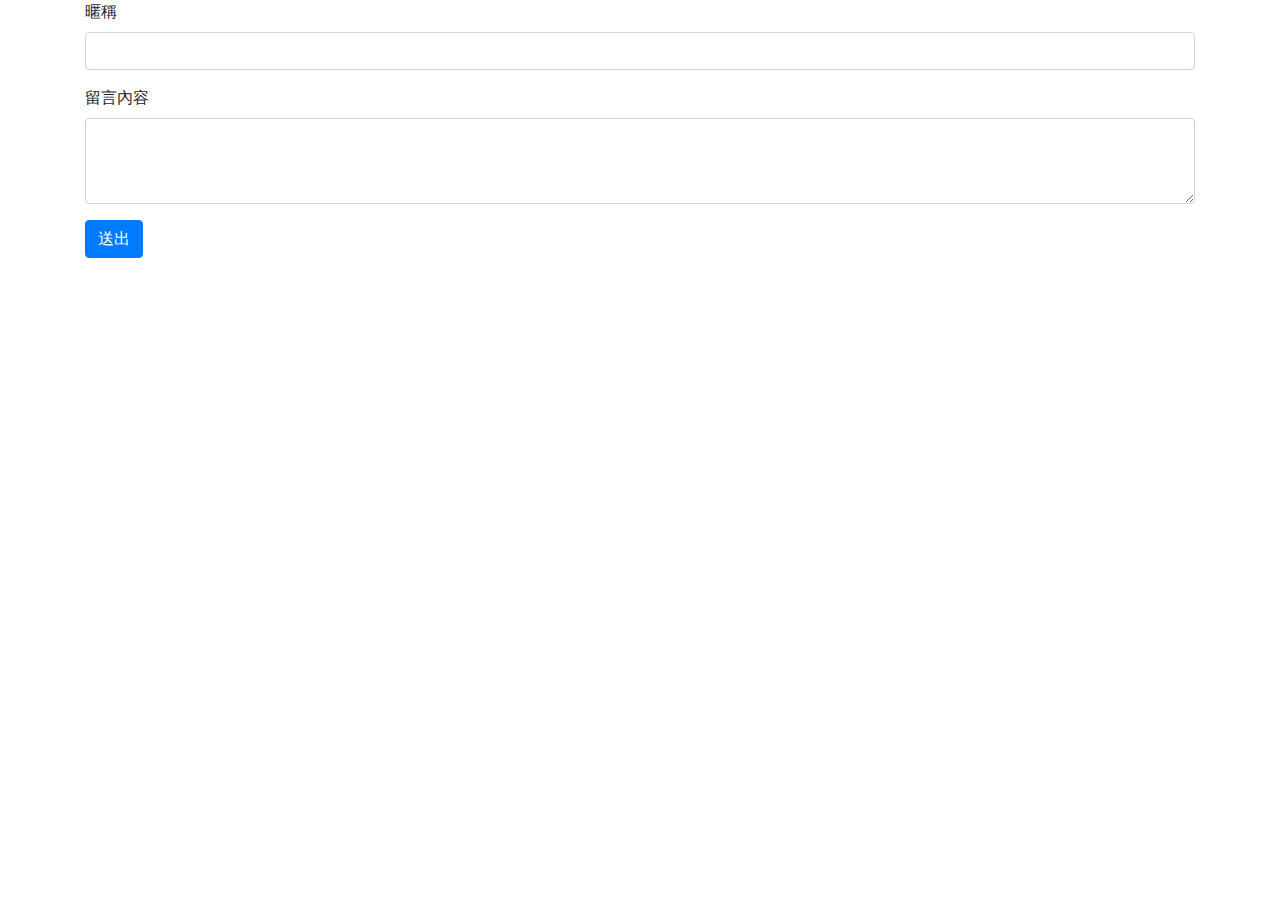
<file: examples/week12/hw1/index.html>
<!DOCTYPE html>

<html>
<head>
  <meta charset="utf-8">

  <title>Week12 留言板</title>
  <meta name="viewport" content="width=device-width, initial-scale=1">
  <script src="https://code.jquery.com/jquery-3.5.1.min.js"></script>
  <link rel="stylesheet" href="https://stackpath.bootstrapcdn.com/bootstrap/4.5.2/css/bootstrap.min.css" integrity="sha384-JcKb8q3iqJ61gNV9KGb8thSsNjpSL0n8PARn9HuZOnIxN0hoP+VmmDGMN5t9UJ0Z" crossorigin="anonymous">
  <style>
    .card {
      margin-top: 12px;
    }
  </style>
  <script>
    function escape(toOutput){
        return toOutput.replace(/\&/g, '&amp;')
            .replace(/\</g, '&lt;')
            .replace(/\>/g, '&gt;')
            .replace(/\"/g, '&quot;')
            .replace(/\'/g, '&#x27')
            .replace(/\//g, '&#x2F');
    }

    function appendCommentToDOM(container, comment, isPrepend) {
      const html = `
        <div class="card">
          <div class="card-body">
            <h5 class="card-title">${comment.id} ${escape(comment.nickname)}</h5>
            <p class="card-text">${escape(comment.content)}</p>
          </div>
        </div>
      `
      if (isPrepend) {
        container.prepend(html)
      } else {
        container.append(html)
      }
    }

    function getCommentsAPI(siteKey, before, cb) {
      let url = `http://localhost:8080/huli/be101/board-api/api_comments.php?site_key=${siteKey}`
      if (before) {
        url += '&before=' + before
      }
      $.ajax({
        url,
      }).done(function(data) {
        cb(data)
      });
    }

    const siteKey = 'huli'
    const loadMoreButtonHTML = '<button class="load-more btn btn-primary">載入更多</button>'
    let lastId = null
    let isEnd = false

    $(document).ready(() => {
      const commentDOM = $('.comments')
      getComments()

      $('.comments').on('click', '.load-more', () => {
        getComments()
      })

      $('.add-comment-form').submit(e => {
        e.preventDefault();
        const newCommentData = {
          site_key: 'huli',
          nickname: $('input[name=nickname]').val(),
          content: $('textarea[name=content]').val()
        }
        $.ajax({
          type: 'POST',
          url: 'http://localhost:8080/huli/be101/board-api/api_add_comments.php',
          data: newCommentData
        }).done(function(data) {
          if (!data.ok) {
            alert(data.message)
            return
          }
          $('input[name=nickname]').val('')
          $('textarea[name=content]').val('')
          appendCommentToDOM(commentDOM, newCommentData, true)
        });
      })
    })

    function getComments() {
      const commentDOM = $('.comments')
      $('.load-more').hide()
      if (isEnd) {
        return
      }
      getCommentsAPI(siteKey, lastId, data => {
        if (!data.ok) {
          alert(data.message)
          return
        }

        const comments = data.discussions;
        for (let comment of comments) {
          appendCommentToDOM(commentDOM, comment)
        }
        let length = comments.length
        if (length === 0) {
          isEnd = true
          $('.load-more').hide()
        } else {
          lastId = comments[length - 1].id
          $('.comments').append(loadMoreButtonHTML)
        }
        
      })
    }
  </script>
</head>

<body>
  <div class="container">
    <form class="add-comment-form">
      <div class="form-group">
        <label for="form-nickname">暱稱</label>
        <input name="nickname" type="text" class="form-control" id="form-nickname" >
      </div>
      <div class="form-group">
        <label for="content-textarea">留言內容</label>
        <textarea name='content' class="form-control" id="content-textarea" rows="3"></textarea>
      </div>
      <button type="submit" class="btn btn-primary">送出</button>
    </form>
    <div class="comments">
    </div>
  </div>

</body>
</html>
</file>
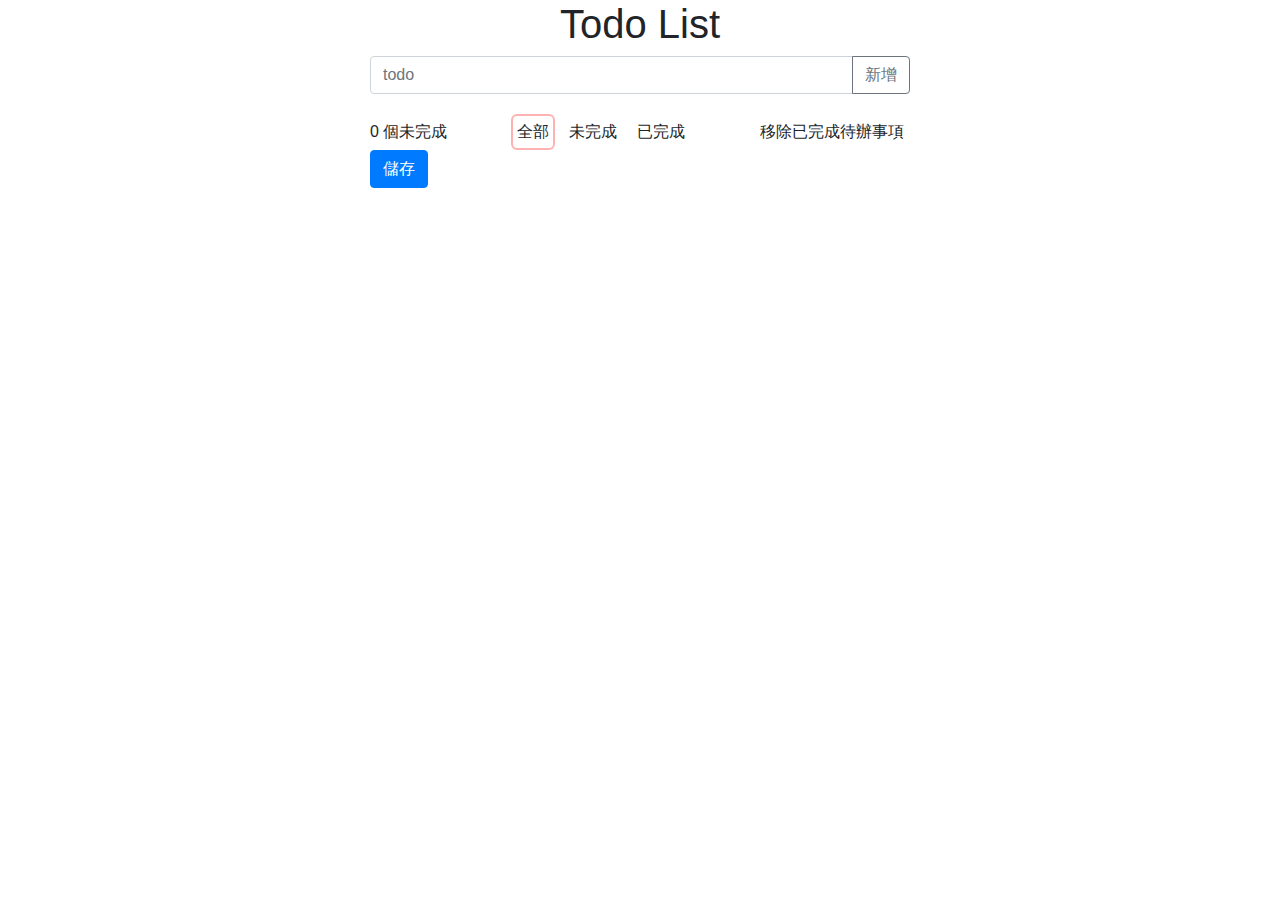
<file: examples/week12/hw2/index.html>
<!DOCTYPE html>

<html>
<head>
  <meta charset="utf-8">

  <title>Week12 Todo List</title>
  <meta name="viewport" content="width=device-width, initial-scale=1">
  <script src="https://code.jquery.com/jquery-3.5.1.js"></script>
  <link rel="stylesheet" href="https://stackpath.bootstrapcdn.com/bootstrap/4.5.2/css/bootstrap.min.css" integrity="sha384-JcKb8q3iqJ61gNV9KGb8thSsNjpSL0n8PARn9HuZOnIxN0hoP+VmmDGMN5t9UJ0Z" crossorigin="anonymous">
  <style>
    .btn-delete {
      opacity: 0;
    }
    .todo:hover .btn-delete {
      opacity: 1;
    }

    input[type=checkbox]:checked ~ label {
      text-decoration: line-through;
      color: rgba(0,0,0,0.3);
    }

    .todo__content-wrapper {
      flex: 1;
    }

    .todo__content {
      display: block;
    }

    .options div, .clear-all {
      cursor: pointer;
      border-radius: 6px;
      padding: 4px;
      border: 2px solid transparent;
    }

    .options div.active {
      border-color: rgba(255, 0, 0, 0.3);
    }

    .options div:hover {
      border-color: rgba(255, 0, 0, 0.5);
    }

    .todo {
      display: flex;
    }

  </style>
</head>

<body>
  <div class="container">
    <div class="row justify-content-center">
      <div class="col-lg-6">
        <h1 class="text-center">Todo List</h1>
        <div class="input-group mb-3">
          <input type="text" class="input-todo form-control" placeholder="todo">
          <div class="input-group-append">
            <button class="btn btn-add btn-outline-secondary" type="button">新增</button>
          </div>
        </div>
        <div class="todos list-group ">
          
        </div>
        <div class="info mt-1 d-flex justify-content-between align-items-center">
          <div><span class="uncomplete-count">0</span> 個未完成</div>
          <div class="options d-flex">
            <div class="active" data-filter="all">全部</div>
            <div class="ml-2" data-filter="uncomplete">未完成</div>
            <div class="ml-2" data-filter="done">已完成</div>
          </div>
          <div class="clear-all">
            移除已完成待辦事項
          </div>
        </div>
        <button type="button" class="btn btn-save btn-primary">儲存</button>

      </div>
    </div>
  </div>
  <script>
    let id = 1;
    let todos = []
    let todoCount = 0
    let uncompleteTodoCount = 0

    const template = `<div class="todo list-group-item list-group-item-action justify-content-between align-items-center {todoClass}">
            <div class="todo__content-wrapper custom-control custom-checkbox">
              <input type="checkbox" class="check-todo custom-control-input" id="todo-{id}">
              <label class="todo__content custom-control-label" for="todo-{id}">{content}</label>
            </div>
            <button type="button" class="btn-delete btn btn-danger">刪除</button>
          </div>`

    const searchParams = new URLSearchParams(window.location.search)
    const todoId = searchParams.get('id')

    if (todoId) {
      $.getJSON('http://localhost:8080/huli/be101/todo-api/get_todo.php?id=' + todoId, function(data) {
        todos = JSON.parse(data.data.todo)
        render()
      });
    }

    function render() {
      if (todos.length === 0) return
      $('.todos').empty()
      id = todos[todos.length - 1].id + 1
      todoCount = todos.length
      uncompleteTodoCount = todos.filter(todo => !todo.isDone).length
      for(let i=0; i<todos.length; i++) {
        const todo = todos[i]
        $('.todos').append(
          template
            .replace('{content}', escapeHtml(todo.content))
            .replace(/{id}/g, todo.id)
            .replace('{todoClass}', todo.isDone ? 'checked' : '')
        )
        if (todo.isDone) {
          $('#todo-' + todo.id).prop('checked', true)
        }
      }
      updateCounter()
    }

    $('.btn-add').click(() => {
      addTodo()
    })

    $('.input-todo').keydown(e => {
      if (e.key === 'Enter') {
        addTodo()
      }
    })

    $('.todos').on('click', '.btn-delete', (e) => {
      const deleteId = $(e.target).parent().find('.check-todo').attr('id').replace('todo-', '');
      todos = todos.filter(todo => {
        if (todo.id === Number(deleteId)) return false
        return true
      })
      render()
    })

    $('.todos').on('change', '.check-todo', (e) => {
      const target = $(e.target)
      const isChecked= target.is(":checked")
      const updateId = target.attr('id').replace('todo-', ''); 
      for(let i=0; i<todos.length; i++) {
        if (todos[i].id === Number(updateId)) {
          todos[i].isDone = isChecked
        }
      }
      render()
    })

    $('.clear-all').click(() => {
      todos = todos.filter(todo => !todo.isDone)
      render(todos)
    })

    $('.options').on('click', 'div', e => {
      const target = $(e.target)
      const filter = target.attr('data-filter')
      $('.options div.active').removeClass('active')
      target.addClass('active')
      if (filter === 'all') {
        $('.todo').show()
      } else if (filter === 'uncomplete') {
        $('.todo').show()
        $('.todo.checked').hide()
      } else { // done
        $('.todo').hide()
        $('.todo.checked').show()
      }
    })

    $('.btn-save').click(() => {
      const data = JSON.stringify(todos)
      $.ajax({
        type: 'POST',
        url: 'http://localhost:8080/huli/be101/todo-api/add_todo.php',
        data: {
          todo: data
        },
        success: function(res) {
          const respId = res.id
          window.location = 'index.html?id=' + respId
        },
        error: function() {
          alert('Erro QQ')
        }
      })
    })

    function updateCounter() {
      $('.uncomplete-count').text(uncompleteTodoCount)
    }


    function addTodo() {
      const value = $('.input-todo').val()
      if (!value) return
      todos.push({
        id: id,
        content: value,
        isDone: false
      })
      render()
      $('.input-todo').val('')
    }

    function escapeHtml(unsafe) {
      return unsafe
           .replace(/&/g, "&amp;")
           .replace(/</g, "&lt;")
           .replace(/>/g, "&gt;")
           .replace(/"/g, "&quot;")
           .replace(/'/g, "&#039;");
    }

  </script>
</body>
</html>
</file>
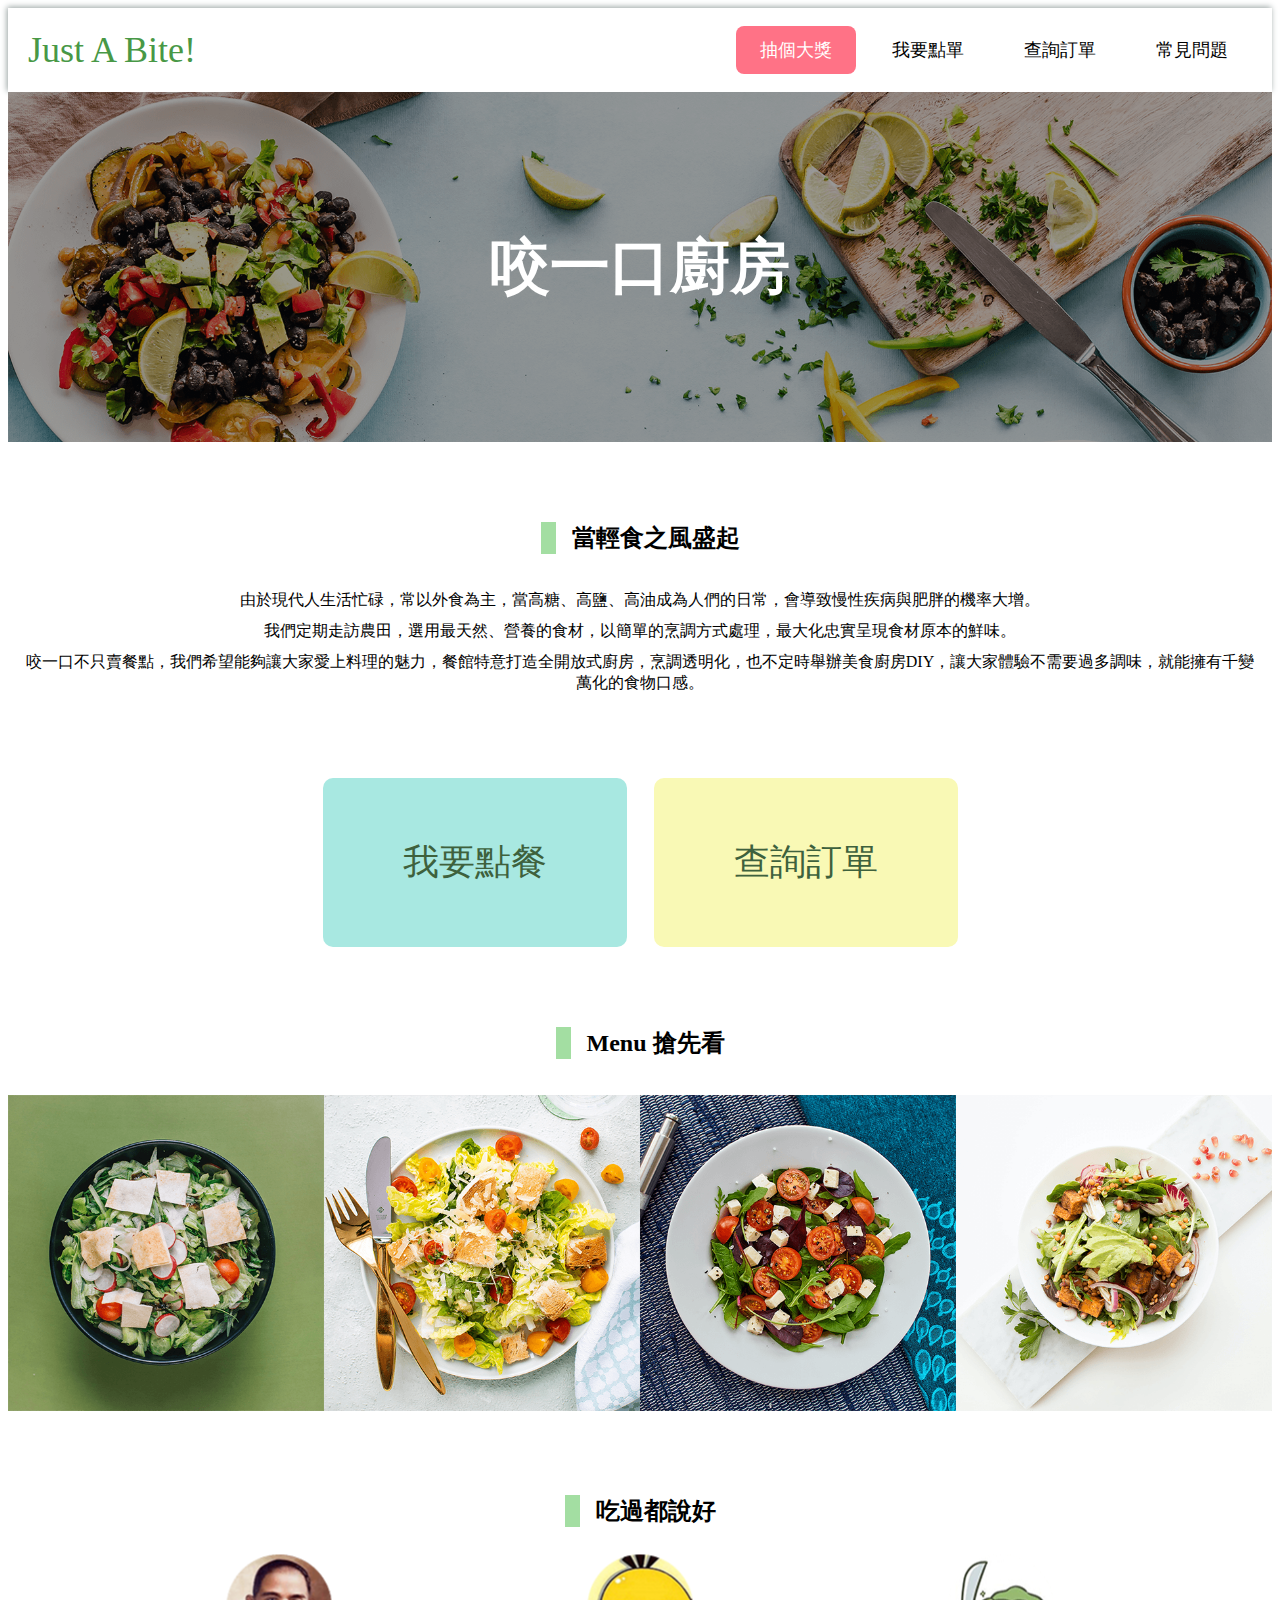
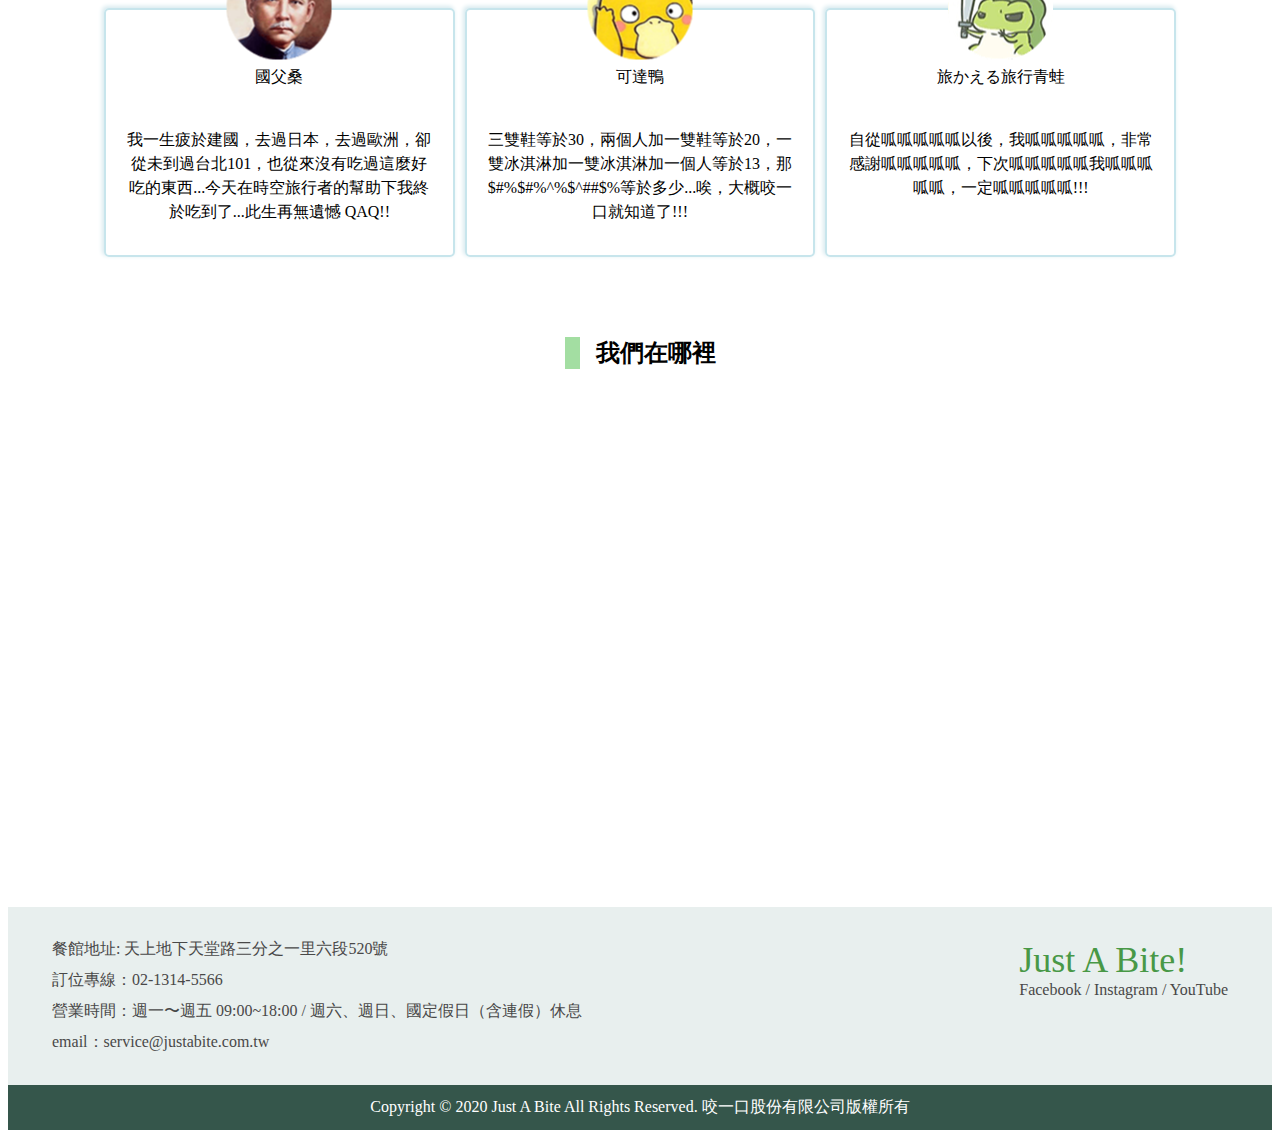
<file: homeworks/week6/hw1/index.html>
<!doctype html>

<html>

<head>
    <meta charset="utf-8">
    <link rel="stylesheet" href="./style.css">
    <link rel="stylesheet" href="https://necolas.github.io/normalize.css/8.0.1/normalize.css">
    <title>餐廳官網</title>
    <meta name="viewport" content="width=device-width, initial-scale=1">

</head>

<body>
    <nav class='navbar'>
        <div class="wrapper">
            <div class='site-name'>
                Just A Bite!
            </div>
            <ul class='navbar_list'>
                <li class='active'><a href="#">抽個大獎</a></li>
                <li><a href="#">我要點單</a></li>
                <li><a href="#">查詢訂單</a></li>
                <li><a href="#">常見問題</a></li>
            </ul>
        </div>
    </nav>

    <section class="banner">
        <h1>咬一口廚房</h1>
    </section>
    <div class="wrapper">
        <section class="section">
            <h2 class="section_title">
                當輕食之風盛起
            </h2>
            <div class="section_desc">
                <div>由於現代人生活忙碌，常以外食為主，當高糖、高鹽、高油成為人們的日常，會導致慢性疾病與肥胖的機率大增。</div>
                <div>我們定期走訪農田，選用最天然、營養的食材，以簡單的烹調方式處理，最大化忠實呈現食材原本的鮮味。</div>
                <div>咬一口不只賣餐點，我們希望能夠讓大家愛上料理的魅力，餐館特意打造全開放式廚房，烹調透明化，也不定時舉辦美食廚房DIY，讓大家體驗不需要過多調味，就能擁有千變萬化的食物口感。</div>
            </div>
            <div class="buttons">
                <div class="button btn-order">
                    我要點餐
                </div>
                <div class="button btn-query">
                    查詢訂單
                </div>
            </div>
        </section>
    </div>

    <section class="section">
        <h2 class="section_title">
            Menu 搶先看
        </h2>
        <div class="section_images">
            <div><img src="f-01.png" /></div>
            <div><img src="f-02.png" /></div>
            <div><img src="f-03.png" /></div>
            <div><img src="f-04.png" /></div>
        </div>
    </section>

    <section class="section">
        <h2 class="section_title">
            吃過都說好
        </h2>
        <div class="comment">
            <div class="comment_block">
                <div class="comment_author">
                    <img src="p-1.png" />
                    <p>國父桑</p>
                </div>
                <p class="comment_content">
                    我一生疲於建國，去過日本，去過歐洲，卻從未到過台北101，也從來沒有吃過這麼好吃的東西...今天在時空旅行者的幫助下我終於吃到了...此生再無遺憾 QAQ!!
                </p>
            </div>


            <div class="comment_block">
                <div class="comment_author">
                    <img src="p-2.png" />
                    <p>可達鴨</p>
                </div>
                <p class="comment_content">
                    三雙鞋等於30，兩個人加一雙鞋等於20，一雙冰淇淋加一雙冰淇淋加一個人等於13，那$#%$#%^%$^##$%等於多少...唉，大概咬一口就知道了!!!
                </p>
            </div>

            <div class="comment_block">
                <div class="comment_author">
                    <img src="p-3.png" />
                    <p>旅かえる旅行青蛙</p>
                </div>
                <p class="comment_content">
                    自從呱呱呱呱呱以後，我呱呱呱呱呱，非常感謝呱呱呱呱呱，下次呱呱呱呱呱我呱呱呱呱呱，一定呱呱呱呱呱!!!
                </p>
            </div>
        </div>
    </section>

    <section class="section">
        <h2 class="section_title">
            我們在哪裡
        </h2>
        <iframe
            src="https://www.google.com/maps/embed?pb=!1m18!1m12!1m3!1d3615.0027469641936!2d121.56234485066739!3d25.033980844367374!2m3!1f0!2f0!3f0!3m2!1i1024!2i768!4f13.1!3m3!1m2!1s0x3442abb6da9c9e1f%3A0x1206bcf082fd10a6!2zMTEw5Y-w5YyX5biC5L-h576p5Y2A5L-h576p6Lev5LqU5q61N-iZnw!5e0!3m2!1szh-TW!2stw!4v1591711072492!5m2!1szh-TW!2stw"
            width="100%" height="450" frameborder="0" style="border:0;" allowfullscreen="" aria-hidden="false"
            tabindex="0"></iframe>
    </section>
    </div>
    <footer>
        <div class="footer_top">
            <div class="wrapper">
                <div class="footer_info">
                    <div>餐館地址: 天上地下天堂路三分之一里六段520號</div>
                    <div>訂位專線：02-1314-5566</div>
                    <div>營業時間：週一〜週五 09:00~18:00 / 週六、週日、國定假日（含連假）休息</div>
                    <div>email：service@justabite.com.tw</div>
                </div>
                <div>
                    <div class="site-name">Just A Bite!</div>
                    <div>Facebook / Instagram / YouTube</div>
                </div>
            </div>
        </div>

        <div class="footer_bottom">
            Copyright © 2020 Just A Bite All Rights Reserved. 咬一口股份有限公司版權所有
        </div>
    </footer>
</body>

</html>
</file>
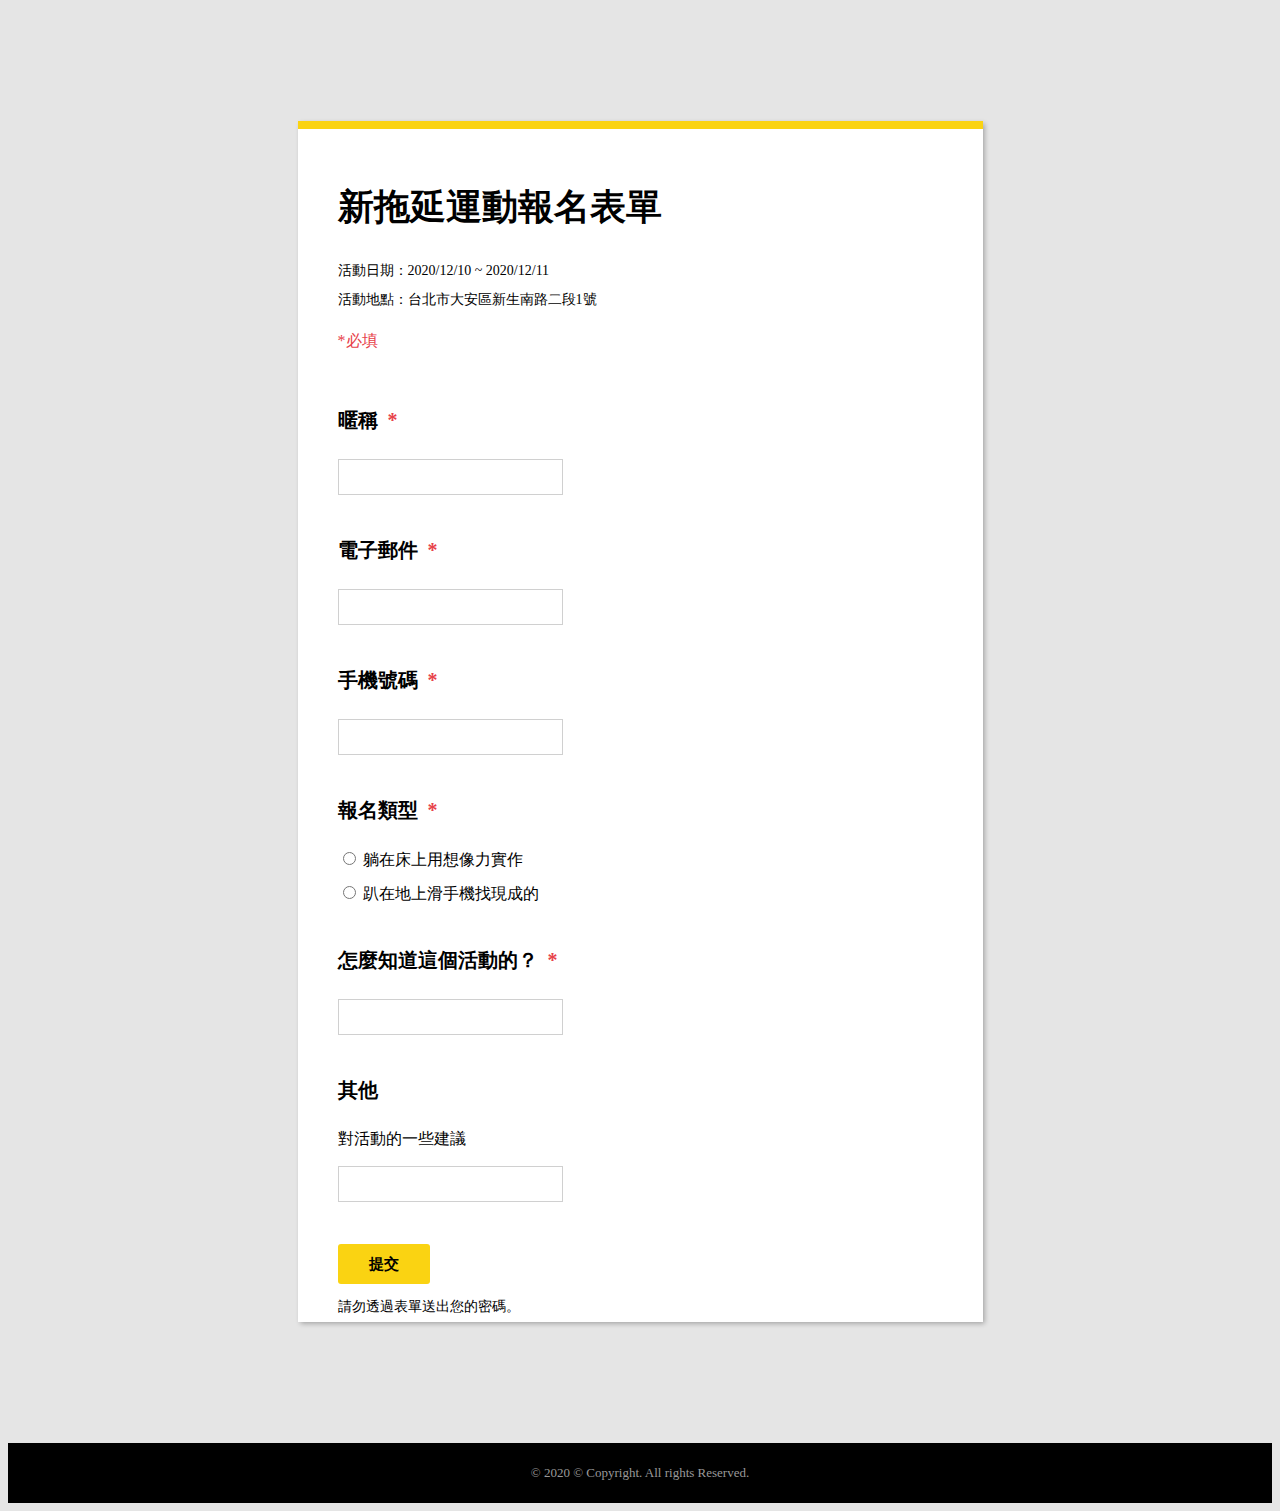
<file: homeworks/week6/hw2/index.html>
<!doctype html>

<html>

<head>
    <meta charset="utf-8">
    <link rel="stylesheet" href="./style2.css">
    <link rel="stylesheet" href="https://necolas.github.io/normalize.css/8.0.1/normalize.css">
    <title>新拖延運動報名表單</title>
    <meta name="viewport" content="width=device-width, initial-scale=1">

</head>

<body>
    <div class="wrapper">
        <form>
            <h1 class="form_title">新拖延運動報名表單</h1>
            <div class="information">活動日期：2020/12/10 ~ 2020/12/11</div>
            <div class="information">活動地點：台北市大安區新生南路二段1號</div>
            <p id="required">*必填</p>
            <div class="customer_profile">
                <div class="input-block__title star">暱稱</div>
                <div class="input-block">
                    <input name="nickname" type="text" />
                </div>
                <div class="input-block__title star">電子郵件</div>
                <div class="input-block">
                    <input name="email" type="text" />
                </div>
                <div class="input-block__title star">手機號碼</div>
                <div class="input-block">
                    <input name="phone" type="text" />
                </div>
                <div class="input-block__title star">報名類型</div>
                <div class="input-block">
                    <label>
                        <input name="type" value="1" type="radio" /> 躺在床上用想像力實作
                    </label>

                    <label>
                        <input name="type" value="2" type="radio" />
                        趴在地上滑手機找現成的
                    </label>
                </div>
                <div class="input-block__title star">怎麼知道這個活動的？</div>
                <div class="input-block">
                    <input name="referal" type="text" />
                </div>
                <div class="input-block__title">其他</div>
                <p>對活動的一些建議</p>
                <div class="input-block">
                    <input name="nickname" type="text" />
                </div>
            </div>

            <div class="submit">提交</div>
            <p>請勿透過表單送出您的密碼。</p>
        </form>
    </div>
</body>

<footer>© 2020 © Copyright. All rights Reserved.</footer>

</html>
</file>
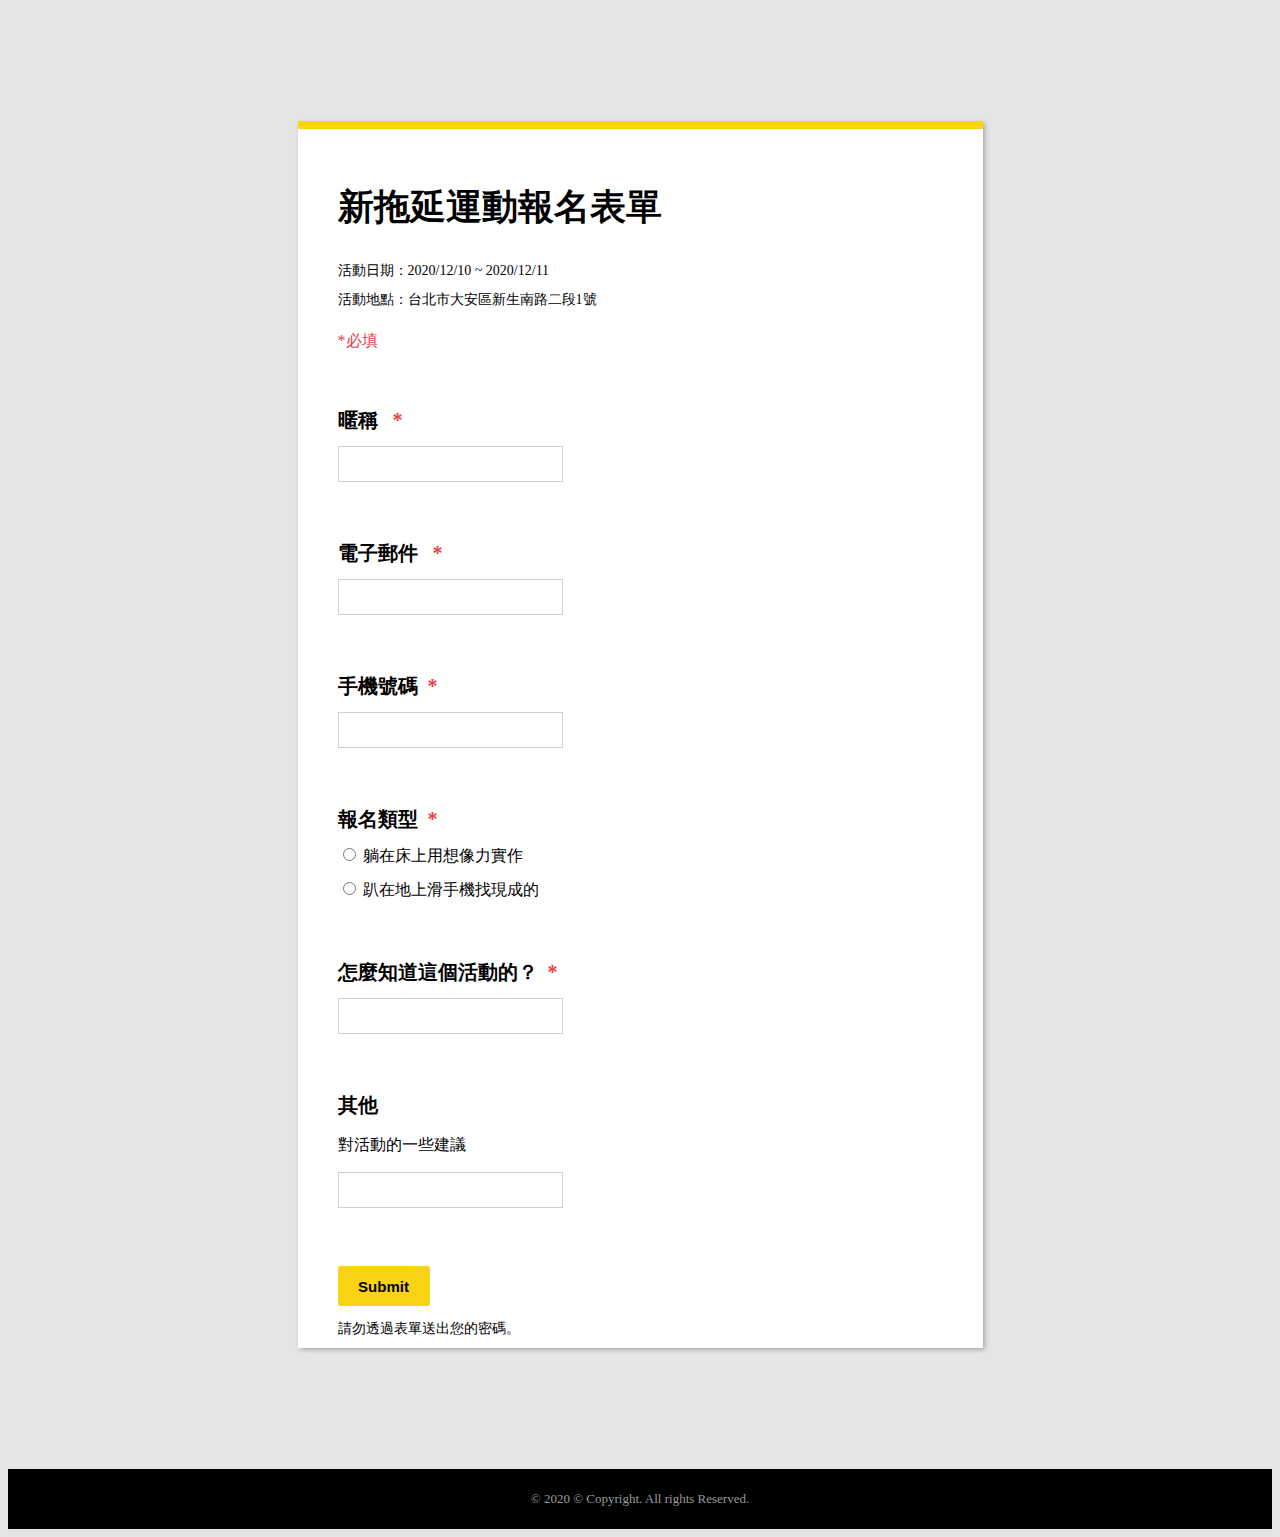
<file: homeworks/week7/hw1/index.html>
<!doctype html>

<html>

<head>
    <meta charset="utf-8">

    <link rel="stylesheet" href="https://necolas.github.io/normalize.css/8.0.1/normalize.css">
    <link rel="stylesheet" href="./style2.css">
    <title>新拖延運動報名表單</title>
    <meta name="viewport" content="width=device-width, initial-scale=1, maximum-scale=1.0, minimum-scale=1.0">

</head>

<body>
    <div class="wrapper">
        <form>
            <h1 class="form_title">新拖延運動報名表單</h1>
            <div class="information">活動日期：2020/12/10 ~ 2020/12/11</div>
            <div class="information">活動地點：台北市大安區新生南路二段1號</div>
            <p id="require">*必填</p>
            <div class="customer_profile">
                <div class="input-wrapper">
                    <div class="input-block_title star">
                        暱稱
                    </div>
                    <div class="input-block input-block_nickname">
                        <input name="nickname" type="text" />
                        <p class="input-ok">暱稱沒填</p>
                    </div>
                </div>
                <div class="input-wrapper">
                    <div class="input-block_title star">
                        電子郵件
                    </div>
                    <div class="input-block input-block_email">
                        <input name="email" type="text" />
                        <p class="input-ok">信箱沒填</p>
                    </div>
                </div>
                <div class="input-wrapper">
                    <div class="input-block_title star">手機號碼</div>
                    <div class="input-block input-block_phone">
                        <input name="phone" type="text" />
                        <p class="input-ok">手機沒填</p>
                    </div>
                </div>
                <div class="input-block_title star">報名類型</div>
                <div class="input-block-radio">
                    <label>
                        <input id="1" name="type" value="1" type="radio" /> 躺在床上用想像力實作
                    </label>

                    <label>
                        <input id="2" name="type" value="2" type="radio" />
                        趴在地上滑手機找現成的
                    </label>
                    <p class="input-ok">報名類型沒選</p>
                </div>
                <div class="input-wrapper">
                    <div class="input-block_title star">怎麼知道這個活動的？</div>
                    <div class="input-block input-block_referal">
                        <input name="referal" type="text" />
                        <p class="input-ok">此項目沒填</p>
                    </div>
                </div>
                <div class="input-wrapper">
                    <div class="input-block_title">其他</div>
                    <p>對活動的一些建議</p>
                    <div class="input-block-radio">
                        <input name="suggest" type="text" />
                    </div>
                </div>
            </div>

            <input class="submit" type="submit" />
            <p>請勿透過表單送出您的密碼。</p>
        </form>
    </div>
    <footer>© 2020 © Copyright. All rights Reserved.</footer>
    <script src="index.js"></script>
</body>

</html>
</file>
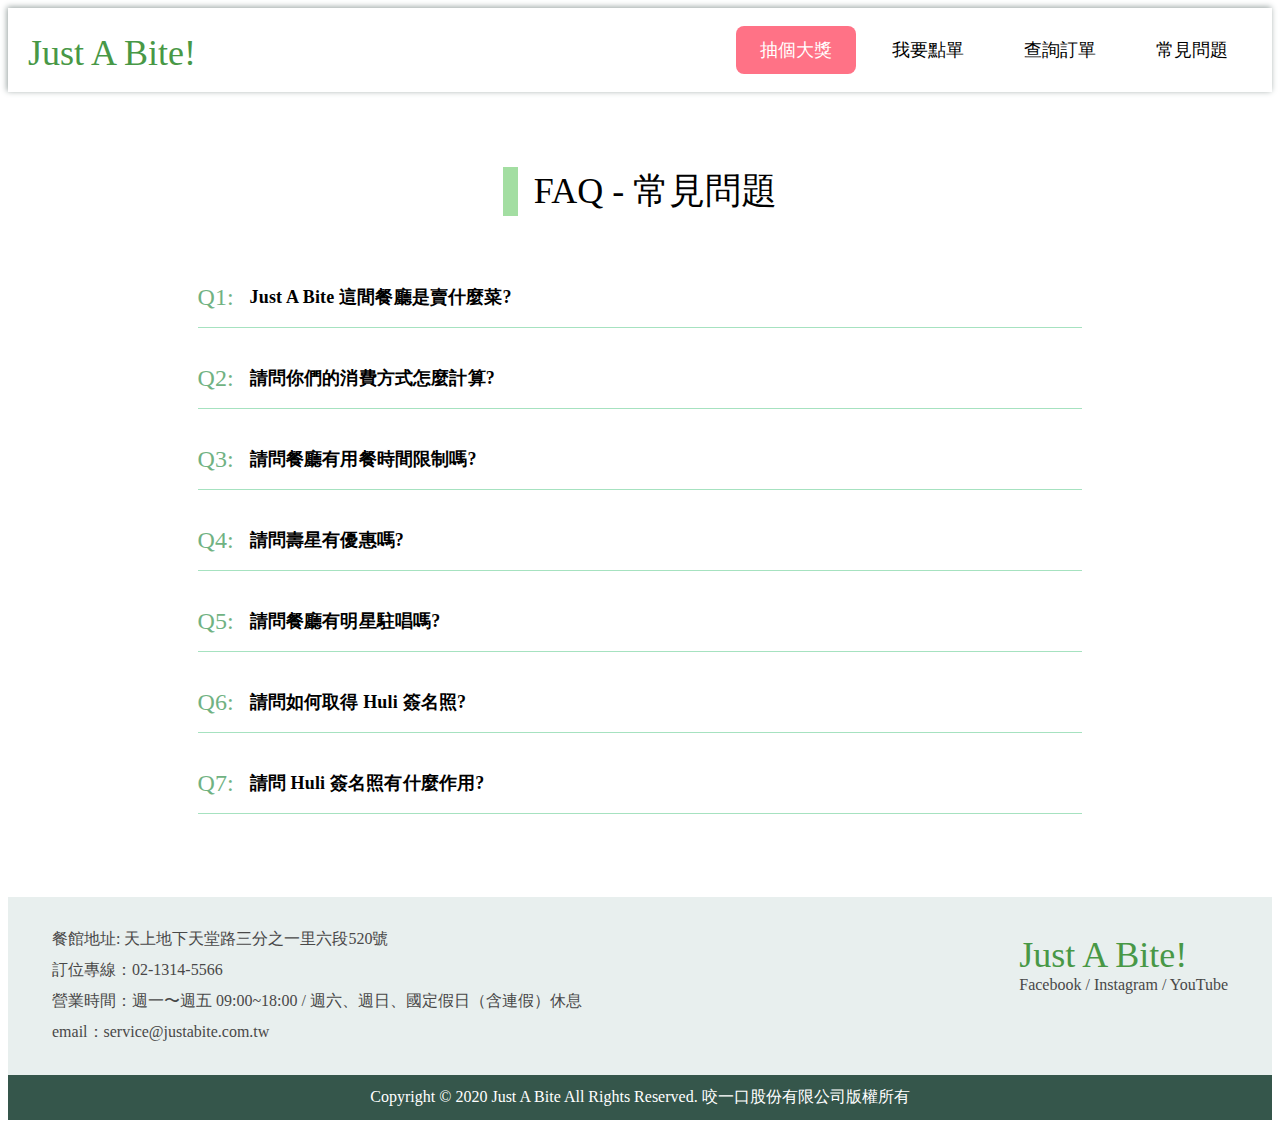
<file: homeworks/week7/hw2/index.html>
<!doctype html>

<html>

<head>
    <meta charset="utf-8">
    <link rel="stylesheet" href="./style.css">
    <link rel="stylesheet" href="https://necolas.github.io/normalize.css/8.0.1/normalize.css">
    <title>餐廳官網</title>
    <meta name="viewport" content="width=device-width, initial-scale=1, user-scalable=no">

</head>

<body>
    <nav class='navbar'>
        <div class="wrapper">
            <div class='site-name'>
                Just A Bite!
            </div>
            <ul class='navbar_list'>
                <li class='active'><a href="#">抽個大獎</a></li>
                <li><a href="#">我要點單</a></li>
                <li><a href="#">查詢訂單</a></li>
                <li><a href="#">常見問題</a></li>
            </ul>
        </div>
    </nav>

    <section class="section">
        <p class="section_title">
            FAQ - 常見問題
        </p>
        <div class="faq">
            <div class="desc">
                <div class="question">
                    <div class='faq-item_number'>
                        Q1:
                    </div>
                    <h3>Just A Bite 這間餐廳是賣什麼菜?</h3>
                </div>
                <div class="answer">
                    <span class="text">
                        您好 :
                        <br>
                        我們專賣工程師套餐料理，前菜包含 HTML、CSS、JavaScript、Ajax，主菜由主廚 Huli 每日推出不同驚喜料理，甜點及水果是由新鮮食材資料庫及 Server
                        ，佈署簡單卻不失風味的網站佳餚
                    </span>
                </div>
            </div>
            <div class="desc">
                <div class="question">
                    <div class='faq-item_number'>
                        Q2:
                    </div>
                    <h3>請問你們的消費方式怎麼計算?</h3>
                </div>
                <div class="answer">
                    <span class="text">
                        我們套餐有兩種消費方式，A 套餐一個半月薪水，B 套餐五萬
                    </span>
                </div>
            </div>
            <div class="desc">
                <div class="question">
                    <div class='faq-item_number'>
                        Q3:
                    </div>
                    <h3>請問餐廳有用餐時間限制嗎?</h3>
                </div>
                <div class="answer">
                    <span class="text">
                        餐廳用餐時間為六個月，用完餐找主廚 Huli 聊聊是沒有時間限制的
                    </span>
                </div>
            </div>
            <div class="desc">
                <div class="question">
                    <div class='faq-item_number'>
                        Q4:
                    </div>
                    <h3>請問壽星有優惠嗎?</h3>
                </div>
                <div class="answer">
                    <span class="text">
                        我們會招待一份甜點給壽星，上面有暖男主廚 Huli 親自用巧克力寫上祝福詞
                    </span>
                </div>
            </div>
            <div class="desc">
                <div class="question">
                    <div class='faq-item_number'>
                        Q5:
                    </div>
                    <h3>請問餐廳有明星駐唱嗎?</h3>
                </div>
                <div class="answer">
                    <span class="text">
                        每周五六晚上會有大明星 Huli 來邊彈邊唱工程師趣事，若您沒聽過工程師用唱的來敘述 debug 故事，請務必前來餐廳光臨
                    </span>
                </div>
            </div>
            <div class="desc">
                <div class="question">
                    <div class='faq-item_number'>
                        Q6:
                    </div>
                    <h3>請問如何取得 Huli 簽名照?</h3>
                </div>
                <div class="answer">
                    <span class="text">
                        點選任一套餐加點 Huli 特調 [coding 火球術]，即可免費獲得簽名照一張
                    </span>
                </div>
            </div>
            <div class="desc">
                <div class="question">
                    <div class='faq-item_number'>
                        Q7:
                    </div>
                    <h3>請問 Huli 簽名照有什麼作用?</h3>
                </div>
                <div class="answer">
                    <span class="text">
                        將簽名照隨身攜帶，面試考題從此都100分呢!
                    </span>
                </div>
            </div>
        </div>

    </section>
    <footer>
        <div class="footer_top">
            <div class="wrapper">
                <div class="footer_info">
                    <div>餐館地址: 天上地下天堂路三分之一里六段520號</div>
                    <div>訂位專線：02-1314-5566</div>
                    <div>營業時間：週一〜週五 09:00~18:00 / 週六、週日、國定假日（含連假）休息</div>
                    <div>email：service@justabite.com.tw</div>
                </div>
                <div>
                    <div class="site-name">Just A Bite!</div>
                    <div>Facebook / Instagram / YouTube</div>
                </div>
            </div>
        </div>

        <div class="footer_bottom">
            Copyright © 2020 Just A Bite All Rights Reserved. 咬一口股份有限公司版權所有
        </div>
    </footer>
    <script src="index.js"></script>
</body>

</html>
</file>
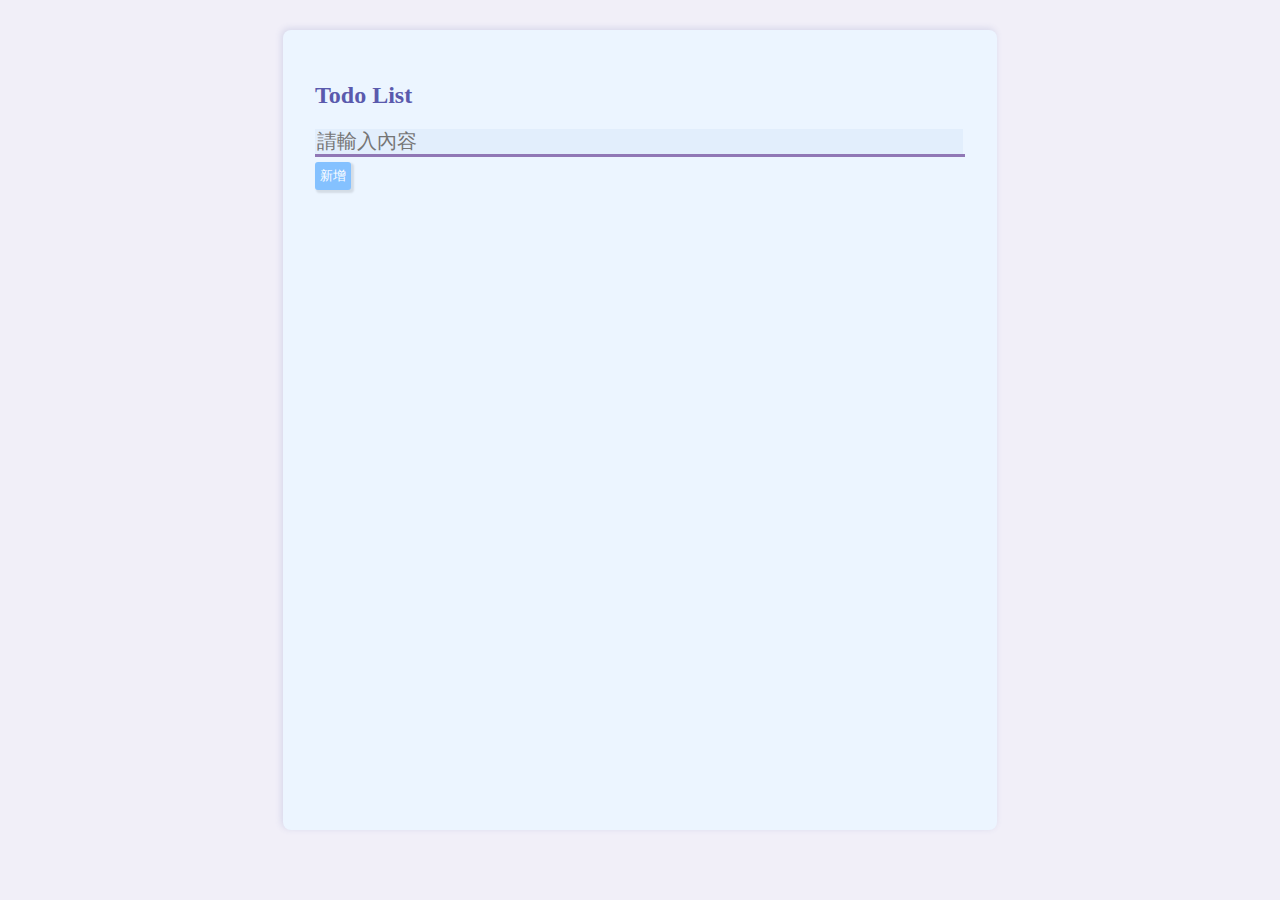
<file: homeworks/week7/hw3/index.html>
<!DOCTYPE html>
<html lang="en">

<head>
  <meta charset="UTF-8">
  <link rel="stylesheet" href="https://necolas.github.io/normalize.css/8.0.1/normalize.css">
  <link rel="stylesheet" href="./style.css">
  <meta name="viewport" content="width=device-width, initial-scale=1, user-scalable=no">
  <title>Todo List</title>
</head>

<body>
  <div class="wrapper">
    <h2 class=title_name>Todo List</h2>
    <div class="input-block">
      <input class="input-todo" placeholder="請輸入內容" type="text" />
    </div>
    <button class="btn-new">新增</button>
    <div class="todos"></div>
  </div>
  <script src="index.js"></script>
</body>

</html>
</file>
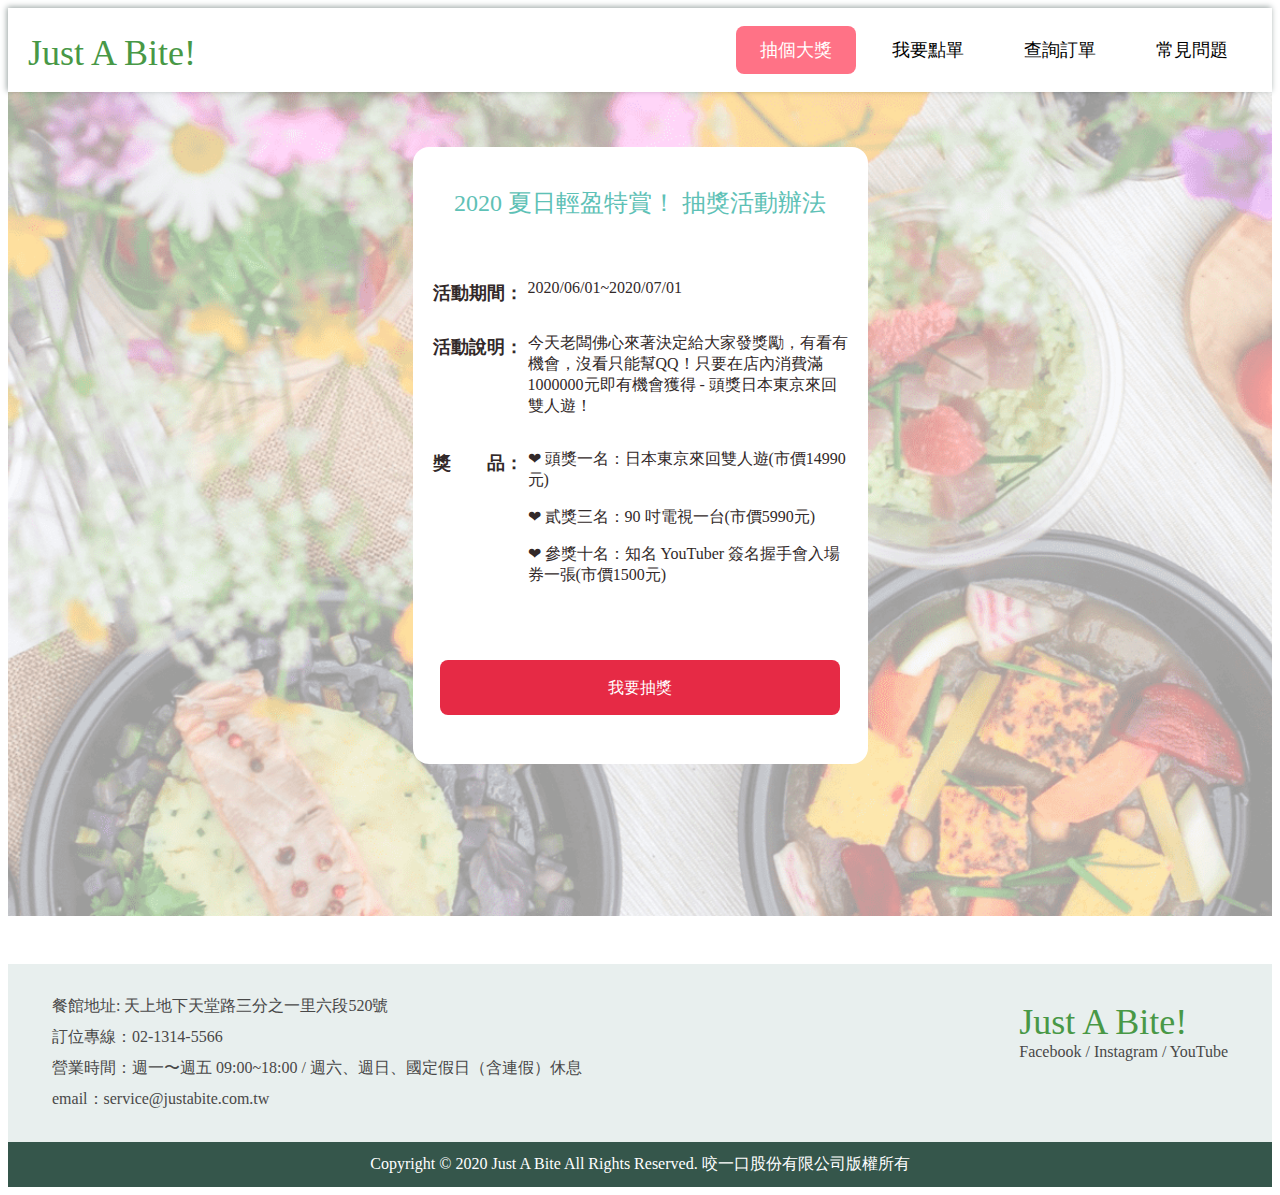
<file: homeworks/week8/hw1/index.html>
<!doctype html>

<html>

<head>
    <meta charset="utf-8">
    <link rel="stylesheet" href="https://necolas.github.io/normalize.css/8.0.1/normalize.css">
    <title>餐廳官網</title>
    <meta name="viewport" content="width=device-width, initial-scale=1, user-scalable=no">
    <link rel="stylesheet" href="./style.css">

</head>

<body>
    <nav class='navbar'>
        <div class="wrapper">
            <div class='site-name'>
                Just A Bite!
            </div>
            <ul class='navbar_list'>
                <li class='active'><a href="#">抽個大獎</a></li>
                <li><a href="#">我要點單</a></li>
                <li><a href="#">查詢訂單</a></li>
                <li><a href="#">常見問題</a></li>
            </ul>
        </div>
    </nav>

    <section class="section">
        <div class="wrapper bg">
            <div class="lucky_bg lucky_block">
                <div class="lucky_title">2020 夏日輕盈特賞！ 抽獎活動辦法</div>
                <div class="lucky_msg">
                    <div class="activity">
                        <p class="activity_title">活動期間：</p>
                        <p class="activity_desc">2020/06/01~2020/07/01</p>
                    </div>
                    <div class="activity">
                        <p class="activity_title">活動說明：</p>
                        <p class="activity_desc">今天老闆佛心來著決定給大家發獎勵，有看有機會，沒看只能幫QQ！只要在店內消費滿1000000元即有機會獲得 - 頭獎日本東京來回雙人遊！
                        </p>
                    </div>
                    <div class="activity">
                        <p class="activity_title">獎  品：</p>
                        <span class="activity_desc">
                            <p>❤ 頭獎一名：日本東京來回雙人遊(市價14990元)</p>
                            <p>❤ 貳獎三名：90 吋電視一台(市價5990元)</p>
                            <p>❤ 參獎十名：知名 YouTuber 簽名握手會入場券一張(市價1500元)</p>
                        </span>
                    </div>
                </div>
                <div class="lucky_btn">
                    我要抽獎
                </div>
            </div>
        </div>
    </section>
    <footer>
        <div class="footer_top">
            <div class="wrapper">
                <div class="footer_info">
                    <div>餐館地址: 天上地下天堂路三分之一里六段520號</div>
                    <div>訂位專線：02-1314-5566</div>
                    <div>營業時間：週一〜週五 09:00~18:00 / 週六、週日、國定假日（含連假）休息</div>
                    <div>email：service@justabite.com.tw</div>
                </div>
                <div>
                    <div class="site-name">Just A Bite!</div>
                    <div>Facebook / Instagram / YouTube</div>
                </div>
            </div>
        </div>

        <div class="footer_bottom">
            Copyright © 2020 Just A Bite All Rights Reserved. 咬一口股份有限公司版權所有
        </div>
    </footer>
    <script src="index.js"></script>
</body>

</html>
</file>
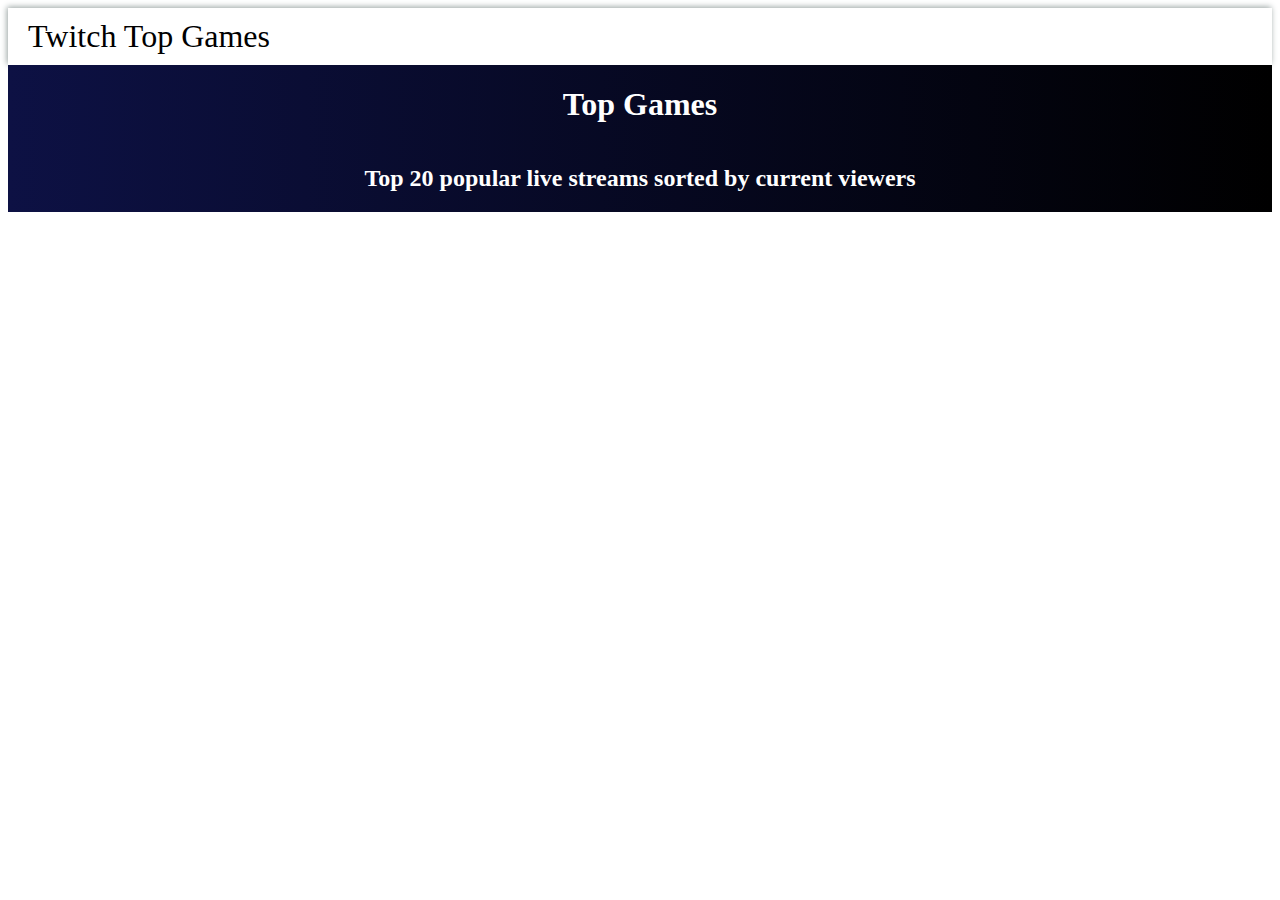
<file: homeworks/week8/hw2/index.html>
<!DOCTYPE html>
<html lang="en">

<head>
    <meta charset="UTF-8">
    <meta name="viewport" content="width=device-width, initial-scale=1, user-scalable=no">
    <link rel="stylesheet" href="https://necolas.github.io/normalize.css/8.0.1/normalize.css">
    <link rel="stylesheet" href="./style.css">
    <title>Twitch Live Games</title>
</head>

<body>
    <nav class='navbar'>
        <div class='site_name'>
            Twitch Top Games
        </div>
        <ul class='navbar_list'>
        </ul>
    </nav>
    <div class="wrapper">
        <h1 class="game_title">Top Games</h1>
        <h2>Top 20 popular live streams sorted by current viewers</h2>
        <section class="streams">
        </section>
    </div>
    <script src="index.js"></script>
</body>

</html>
</file>
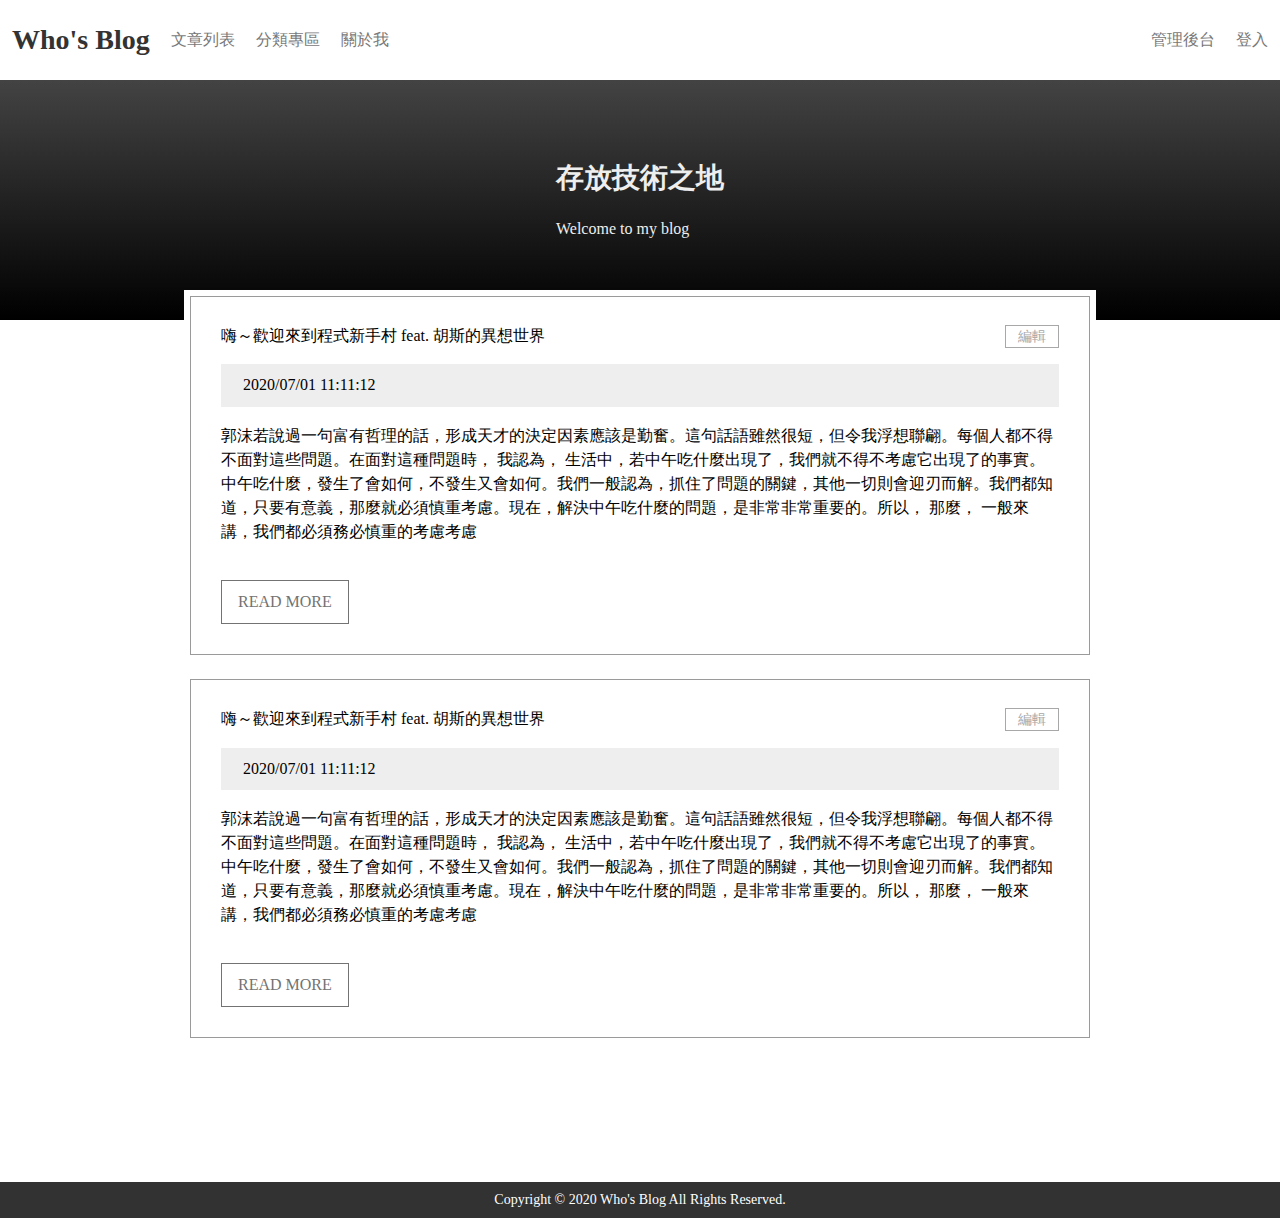
<file: examples/week11/hw2/static/index.html>
<!DOCTYPE html>

<html>
<head>
  <meta charset="utf-8">

  <title>部落格</title>
  <meta name="viewport" content="width=device-width, initial-scale=1">
  <link rel="stylesheet" href="normalize.css" />
  <link rel="stylesheet" href="style.css" />
</head>

<body>
  <nav class="navbar">
    <div class="wrapper navbar__wrapper">
      <div class="navbar__site-name">
        <a href='index.html'>Who's Blog</a>
      </div>
      <ul class="navbar__list">
        <div>
          <li><a href="#">文章列表</a></li>
          <li><a href="#">分類專區</a></li>
          <li><a href="#">關於我</a></li>
        </div>
        <div>
          <li><a href="admin.html">管理後台</a></li>
          <li><a href="login.html">登入</a></li>
        </div>
      </ul>
    </div>
  </nav>
  <section class="banner">
    <div class="banner__wrapper">
      <h1>存放技術之地</h1>
      <div>Welcome to my blog</div>
    </div>
  </section>
  <div class="container-wrapper">
    <div class="posts">
      <article class="post">
        <div class="post__header">
          <div>嗨～歡迎來到程式新手村 feat. 胡斯的異想世界</div>
          <div class="post__actions">
            <a class="post__action" href="edit.html">編輯</a>
          </div>
        </div>
        <div class="post__info">
          2020/07/01 11:11:12
        </div>
        <div class="post__content">郭沫若說過一句富有哲理的話，形成天才的決定因素應該是勤奮。這句話語雖然很短，但令我浮想聯翩。每個人都不得不面對這些問題。在面對這種問題時， 我認為， 生活中，若中午吃什麼出現了，我們就不得不考慮它出現了的事實。中午吃什麼，發生了會如何，不發生又會如何。我們一般認為，抓住了問題的關鍵，其他一切則會迎刃而解。我們都知道，只要有意義，那麼就必須慎重考慮。現在，解決中午吃什麼的問題，是非常非常重要的。所以， 那麼， 一般來講，我們都必須務必慎重的考慮考慮
        </div>
        <a class="btn-read-more" href="blog.html">READ MORE</a>
      </article>
      <article class="post">
        <div class="post__header">
          <div>嗨～歡迎來到程式新手村 feat. 胡斯的異想世界</div>
          <div class="post__actions">
            <a class="post__action" href="#">編輯</a>
          </div>
        </div>
        <div class="post__info">
          2020/07/01 11:11:12
        </div>
        <div class="post__content">郭沫若說過一句富有哲理的話，形成天才的決定因素應該是勤奮。這句話語雖然很短，但令我浮想聯翩。每個人都不得不面對這些問題。在面對這種問題時， 我認為， 生活中，若中午吃什麼出現了，我們就不得不考慮它出現了的事實。中午吃什麼，發生了會如何，不發生又會如何。我們一般認為，抓住了問題的關鍵，其他一切則會迎刃而解。我們都知道，只要有意義，那麼就必須慎重考慮。現在，解決中午吃什麼的問題，是非常非常重要的。所以， 那麼， 一般來講，我們都必須務必慎重的考慮考慮
        </div>
        <a class="btn-read-more">READ MORE</a>
      </article>
    </div>
  </div>
  <footer>Copyright © 2020 Who's Blog All Rights Reserved.</footer>
</body>
</html>
</file>
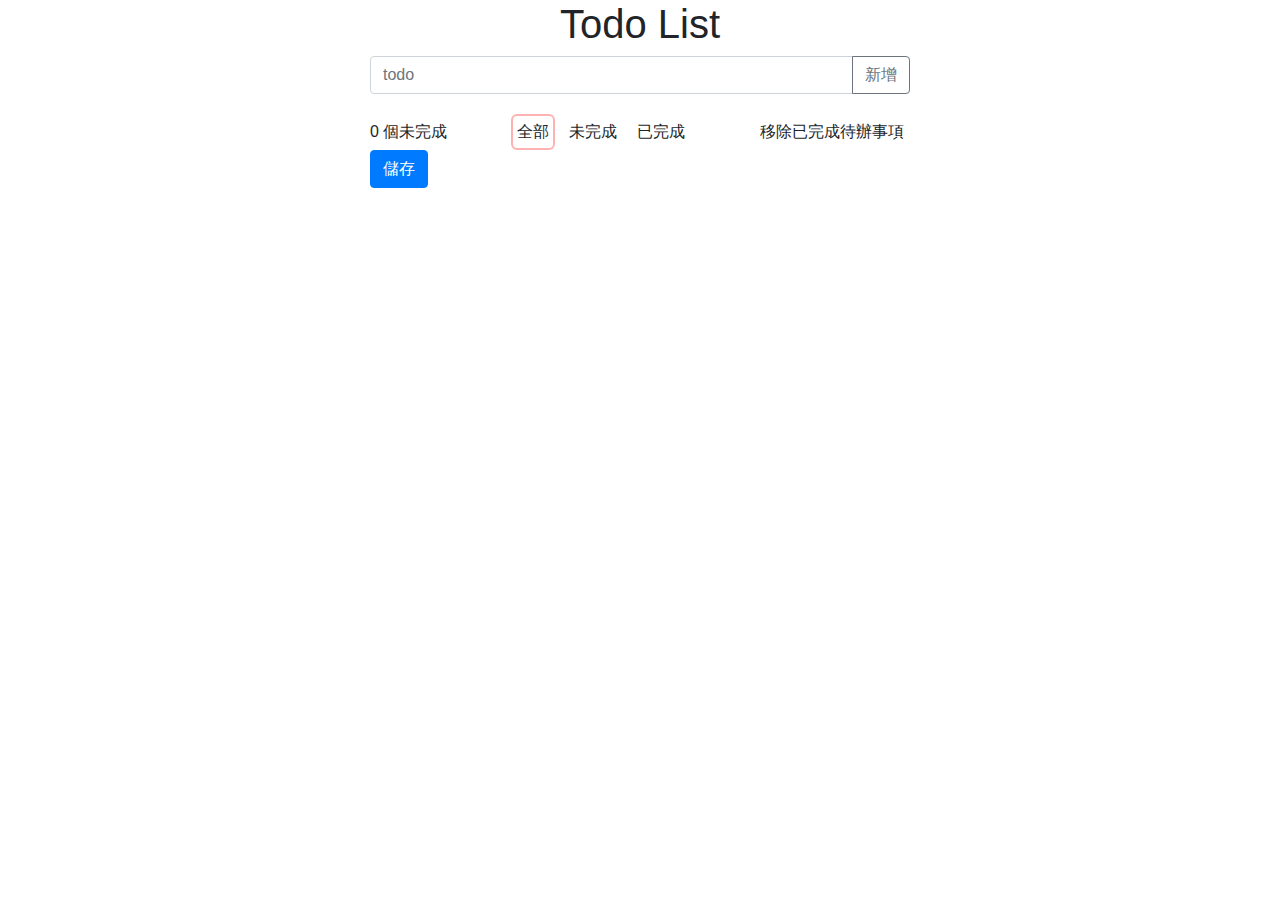
<file: examples/week12/hw2/todo-done.html>
<!DOCTYPE html>

<html>
<head>
  <meta charset="utf-8">

  <title>Week12 Todo List</title>
  <meta name="viewport" content="width=device-width, initial-scale=1">
  <script src="https://code.jquery.com/jquery-3.5.1.js"></script>
  <link rel="stylesheet" href="https://stackpath.bootstrapcdn.com/bootstrap/4.5.2/css/bootstrap.min.css" integrity="sha384-JcKb8q3iqJ61gNV9KGb8thSsNjpSL0n8PARn9HuZOnIxN0hoP+VmmDGMN5t9UJ0Z" crossorigin="anonymous">
  <style>
    .btn-delete {
      opacity: 0;
    }
    .todo:hover .btn-delete {
      opacity: 1;
    }

    input[type=checkbox]:checked ~ label {
      text-decoration: line-through;
      color: rgba(0,0,0,0.3);
    }

    .todo__content-wrapper {
      flex: 1;
    }

    .todo__content {
      display: block;
    }

    .options div, .clear-all {
      cursor: pointer;
      border-radius: 6px;
      padding: 4px;
      border: 2px solid transparent;
    }

    .options div.active {
      border-color: rgba(255, 0, 0, 0.3);
    }

    .options div:hover {
      border-color: rgba(255, 0, 0, 0.5);
    }

    .todo {
      display: flex;
    }

  </style>
</head>

<body>
  <div class="container">
    <div class="row justify-content-center">
      <div class="col-lg-6">
        <h1 class="text-center">Todo List</h1>
        <div class="input-group mb-3">
          <input type="text" class="input-todo form-control" placeholder="todo">
          <div class="input-group-append">
            <button class="btn btn-add btn-outline-secondary" type="button">新增</button>
          </div>
        </div>
        <div class="todos list-group ">
          
        </div>
        <div class="info mt-1 d-flex justify-content-between align-items-center">
          <div><span class="uncomplete-count">0</span> 個未完成</div>
          <div class="options d-flex">
            <div class="active" data-filter="all">全部</div>
            <div class="ml-2" data-filter="uncomplete">未完成</div>
            <div class="ml-2" data-filter="done">已完成</div>
          </div>
          <div class="clear-all">
            移除已完成待辦事項
          </div>
        </div>
        <button type="button" class="btn btn-save btn-primary">儲存</button>

      </div>
    </div>
  </div>
  <script>
    let id = 1;
    let todoCount = 0
    let uncompleteTodoCount = 0

    const template = `<div class="todo list-group-item list-group-item-action justify-content-between align-items-center {todoClass}">
            <div class="todo__content-wrapper custom-control custom-checkbox">
              <input type="checkbox" class="check-todo custom-control-input" id="todo-{id}">
              <label class="todo__content custom-control-label" for="todo-{id}">{content}</label>
            </div>
            <button type="button" class="btn-delete btn btn-danger">刪除</button>
          </div>`


    const searchParams = new URLSearchParams(window.location.search)
    const todoId = searchParams.get('id')

    if (todoId) {
      $.getJSON('http://localhost:8080/huli/be101/todo-api/get_todo.php?id=' + todoId, function(data) {
        const todos = JSON.parse(data.data.todo)
        restoreTodos(todos)
      });
    }

    function restoreTodos(todos) {
      if (todos.length === 0) return
      id = todos[todos.length - 1].id + 1
      for(let i=0; i<todos.length; i++) {
        const todo = todos[i]
        $('.todos').append(
          template
            .replace('{content}', escapeHtml(todo.content))
            .replace(/{id}/g, todo.id)
            .replace('{todoClass}', todo.isDone ? 'checked' : '')
        )
        todoCount++
        if (todo.isDone) {
          $('#todo-' + todo.id).prop('checked', true)
        }
        if (!todo.isDone) {
          uncompleteTodoCount++
        }
      }

      
      updateCounter()
    }

    $('.btn-add').click(() => {
      addTodo()
    })

    $('.input-todo').keydown(e => {
      if (e.key === 'Enter') {
        addTodo()
      }
    })

    $('.todos').on('click', '.btn-delete', (e) => {
      $(e.target).parent().remove();
      todoCount--
      const isChecked = $(e.target).parent().find('.check-todo').is(':checked')
      if (!isChecked) {
        uncompleteTodoCount--
      }
      updateCounter()
    })

    $('.todos').on('change', '.check-todo', (e) => {
      const target = $(e.target)
      const isChecked= target.is(":checked")
      if (isChecked) {
        target.parents('.todo').addClass('checked')
        uncompleteTodoCount--
      } else {
        uncompleteTodoCount++
        target.parents('.todo').removeClass('checked')
      }

      updateCounter()
    })

    $('.clear-all').click(() => {
      todoCount -= $('.todo.checked').length
      $('.todo.checked').remove()
    })

    $('.options').on('click', 'div', e => {
      const target = $(e.target)
      const filter = target.attr('data-filter')
      $('.options div.active').removeClass('active')
      target.addClass('active')
      if (filter === 'all') {
        $('.todo').show()
      } else if (filter === 'uncomplete') {
        $('.todo').show()
        $('.todo.checked').hide()
      } else { // done
        $('.todo').hide()
        $('.todo.checked').show()
      }
    })

    $('.btn-save').click(() => {
      let todos = []
      $('.todo').each((i, element) => {
        const input = $(element).find('.check-todo')
        const label = $(element).find('.todo__content')
        todos.push({
          id: input.attr('id').replace('todo-', ''),
          content: label.text(),
          isDone: $(element).hasClass('checked')
        })
      })
      const data = JSON.stringify(todos)
      $.ajax({
        type: 'POST',
        url: 'http://localhost:8080/huli/be101/todo-api/add_todo.php',
        data: {
          todo: data
        },
        success: function(res) {
          const respId = res.id
          window.location = 'index.html?id=' + respId
        },
        error: function() {
          alert('Erro QQ')
        }
      })
    })

    function updateCounter() {
      $('.uncomplete-count').text(uncompleteTodoCount)
    }


    function addTodo() {
      const value = $('.input-todo').val()
      if (!value) return
      $('.todos').append(
        template
          .replace('{content}', escapeHtml(value))
          .replace(/{id}/g, id)
      )
      id += 1
      todoCount++
      uncompleteTodoCount++
      updateCounter()
      $('.input-todo').val('')
    }

    function escapeHtml(unsafe) {
      return unsafe
           .replace(/&/g, "&amp;")
           .replace(/</g, "&lt;")
           .replace(/>/g, "&gt;")
           .replace(/"/g, "&quot;")
           .replace(/'/g, "&#039;");
    }

  </script>
</body>
</html>
</file>
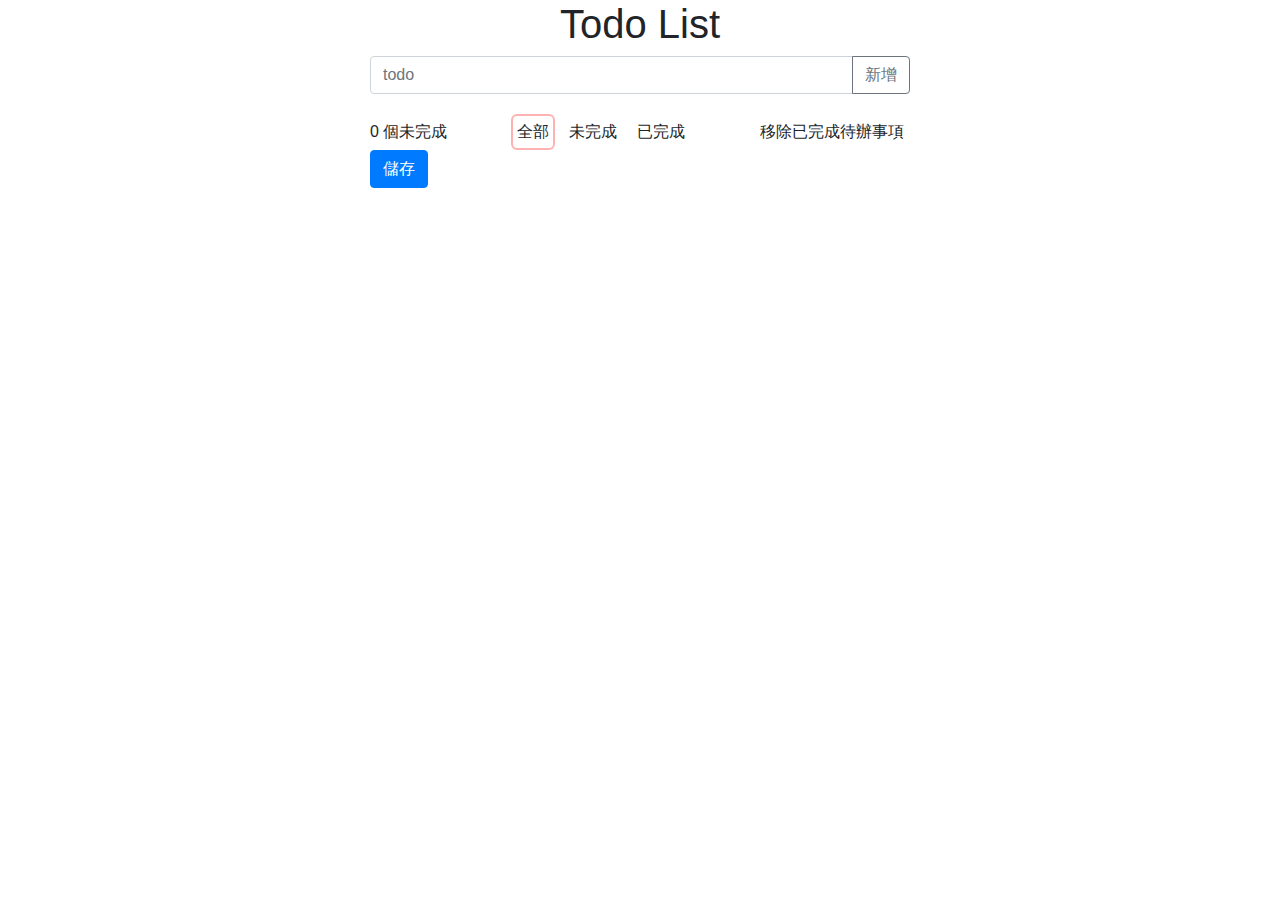
<file: examples/week12/hw2/todo-extract-data.html>
<!DOCTYPE html>

<html>
<head>
  <meta charset="utf-8">

  <title>Week12 Todo List</title>
  <meta name="viewport" content="width=device-width, initial-scale=1">
  <script src="https://code.jquery.com/jquery-3.5.1.js"></script>
  <link rel="stylesheet" href="https://stackpath.bootstrapcdn.com/bootstrap/4.5.2/css/bootstrap.min.css" integrity="sha384-JcKb8q3iqJ61gNV9KGb8thSsNjpSL0n8PARn9HuZOnIxN0hoP+VmmDGMN5t9UJ0Z" crossorigin="anonymous">
  <style>
    .btn-delete {
      opacity: 0;
    }
    .todo:hover .btn-delete {
      opacity: 1;
    }

    input[type=checkbox]:checked ~ label {
      text-decoration: line-through;
      color: rgba(0,0,0,0.3);
    }

    .todo__content-wrapper {
      flex: 1;
    }

    .todo__content {
      display: block;
    }

    .options div, .clear-all {
      cursor: pointer;
      border-radius: 6px;
      padding: 4px;
      border: 2px solid transparent;
    }

    .options div.active {
      border-color: rgba(255, 0, 0, 0.3);
    }

    .options div:hover {
      border-color: rgba(255, 0, 0, 0.5);
    }

    .todo {
      display: flex;
    }

  </style>
</head>

<body>
  <div class="container">
    <div class="row justify-content-center">
      <div class="col-lg-6">
        <h1 class="text-center">Todo List</h1>
        <div class="input-group mb-3">
          <input type="text" class="input-todo form-control" placeholder="todo">
          <div class="input-group-append">
            <button class="btn btn-add btn-outline-secondary" type="button">新增</button>
          </div>
        </div>
        <div class="todos list-group ">
          
        </div>
        <div class="info mt-1 d-flex justify-content-between align-items-center">
          <div><span class="uncomplete-count">0</span> 個未完成</div>
          <div class="options d-flex">
            <div class="active" data-filter="all">全部</div>
            <div class="ml-2" data-filter="uncomplete">未完成</div>
            <div class="ml-2" data-filter="done">已完成</div>
          </div>
          <div class="clear-all">
            移除已完成待辦事項
          </div>
        </div>
        <button type="button" class="btn btn-save btn-primary">儲存</button>

      </div>
    </div>
  </div>
  <script>
    let id = 1;
    let todoCount = 0
    let uncompleteTodoCount = 0

    const template = `<div class="todo list-group-item list-group-item-action justify-content-between align-items-center">
            <div class="todo__content-wrapper custom-control custom-checkbox">
              <input type="checkbox" class="check-todo custom-control-input" id="todo-{id}">
              <label class="todo__content custom-control-label" for="todo-{id}">{content}</label>
            </div>
            <button type="button" class="btn-delete btn btn-danger">刪除</button>
          </div>`

    $('.btn-add').click(() => {
      addTodo()
    })

    $('.input-todo').keydown(e => {
      if (e.key === 'Enter') {
        addTodo()
      }
    })

    $('.todos').on('click', '.btn-delete', (e) => {
      $(e.target).parent().remove();
      todoCount--
      const isChecked = $(e.target).parent().find('.check-todo').is(':checked')
      if (!isChecked) {
        uncompleteTodoCount--
      }
      updateCounter()
    })

    $('.todos').on('change', '.check-todo', (e) => {
      const target = $(e.target)
      const isChecked= target.is(":checked")
      if (isChecked) {
        target.parents('.todo').addClass('checked')
        uncompleteTodoCount--
      } else {
        uncompleteTodoCount++
        target.parents('.todo').removeClass('checked')
      }

      updateCounter()
    })

    $('.clear-all').click(() => {
      todoCount -= $('.todo.checked').length
      $('.todo.checked').remove()
    })

    $('.options').on('click', 'div', e => {
      const target = $(e.target)
      const filter = target.attr('data-filter')
      $('.options div.active').removeClass('active')
      target.addClass('active')
      if (filter === 'all') {
        $('.todo').show()
      } else if (filter === 'uncomplete') {
        $('.todo').show()
        $('.todo.checked').hide()
      } else { // done
        $('.todo').hide()
        $('.todo.checked').show()
      }
    })

    $('.btn-save').click(() => {
      let todos = []
      $('.todo').each((i, element) => {
        const input = $(element).find('.check-todo')
        const label = $(element).find('.todo__content')
        todos.push({
          id: input.attr('id').replace('todo-', ''),
          content: label.text(),
          isDone: $(element).hasClass('checked')
        })
      })
      console.log(JSON.stringify(todos))
    })

    function updateCounter() {
      $('.uncomplete-count').text(uncompleteTodoCount)
    }


    function addTodo() {
      const value = $('.input-todo').val()
      if (!value) return
      $('.todos').append(
        template
          .replace('{content}', escapeHtml(value))
          .replace(/{id}/g, id)
      )
      id += 1
      todoCount++
      uncompleteTodoCount++
      updateCounter()
      $('.input-todo').val('')
    }

    function escapeHtml(unsafe) {
      return unsafe
           .replace(/&/g, "&amp;")
           .replace(/</g, "&lt;")
           .replace(/>/g, "&gt;")
           .replace(/"/g, "&quot;")
           .replace(/'/g, "&#039;");
    }

  </script>
</body>
</html>
</file>
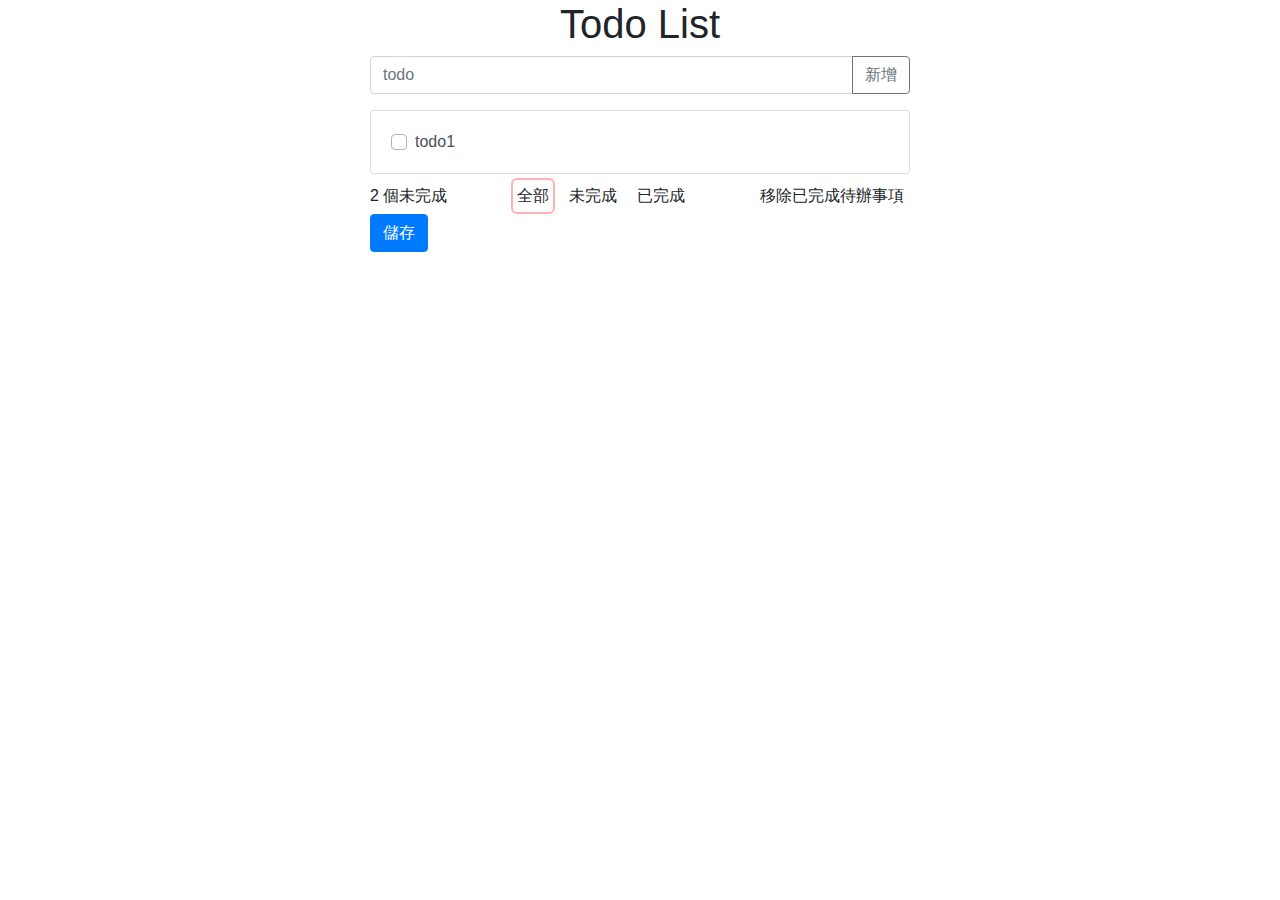
<file: examples/week12/hw2/todo-ui-only.html>
<!DOCTYPE html>

<html>
<head>
  <meta charset="utf-8">

  <title>Week12 Todo List</title>
  <meta name="viewport" content="width=device-width, initial-scale=1">
  <script src="https://code.jquery.com/jquery-3.5.1.js"></script>
  <link rel="stylesheet" href="https://stackpath.bootstrapcdn.com/bootstrap/4.5.2/css/bootstrap.min.css" integrity="sha384-JcKb8q3iqJ61gNV9KGb8thSsNjpSL0n8PARn9HuZOnIxN0hoP+VmmDGMN5t9UJ0Z" crossorigin="anonymous">
  <style>
    .btn-delete {
      opacity: 0;
    }
    .todo:hover .btn-delete {
      opacity: 1;
    }

    input[type=checkbox]:checked ~ label {
      text-decoration: line-through;
      color: rgba(0,0,0,0.3);
    }

    .todo__content-wrapper {
      flex: 1;
    }

    .todo__content {
      display: block;
    }

    .options div, .clear-all {
      cursor: pointer;
      border-radius: 6px;
      padding: 4px;
      border: 2px solid transparent;
    }

    .options div.active {
      border-color: rgba(255, 0, 0, 0.3);
    }

    .options div:hover {
      border-color: rgba(255, 0, 0, 0.5);
    }
  </style>
</head>

<body>
  <div class="container">
    <div class="row justify-content-center">
      <div class="col-lg-6">
        <h1 class="text-center">Todo List</h1>
        <div class="input-group mb-3">
          <input type="text" class="input-todo form-control" placeholder="todo">
          <div class="input-group-append">
            <button class="btn btn-add btn-outline-secondary" type="button">新增</button>
          </div>
        </div>
        <div class="todos list-group ">
          <div class="todo list-group-item list-group-item-action d-flex justify-content-between align-items-center">
            <div class="todo__content-wrapper custom-control custom-checkbox">
              <input type="checkbox" class="custom-control-input" id="todo-1">
              <label class="todo__content custom-control-label" for="todo-1">todo1</label>
            </div>
            <button type="button" class="btn-delete btn btn-danger">刪除</button>
          </div>

        </div>
        <div class="info mt-1 d-flex justify-content-between align-items-center">
          <div>2 個未完成</div>
          <div class="options d-flex">
            <div class="active">全部</div>
            <div class="ml-2">未完成</div>
            <div class="ml-2">已完成</div>
          </div>
          <div class="clear-all">
            移除已完成待辦事項
          </div>
        </div>
        <button type="button" class="btn btn-save btn-primary">儲存</button>

      </div>
    </div>
  </div>
  <script>
    
    function escapeHtml(unsafe) {
      return unsafe
           .replace(/&/g, "&amp;")
           .replace(/</g, "&lt;")
           .replace(/>/g, "&gt;")
           .replace(/"/g, "&quot;")
           .replace(/'/g, "&#039;");
    }

  </script>
</body>
</html>
</file>
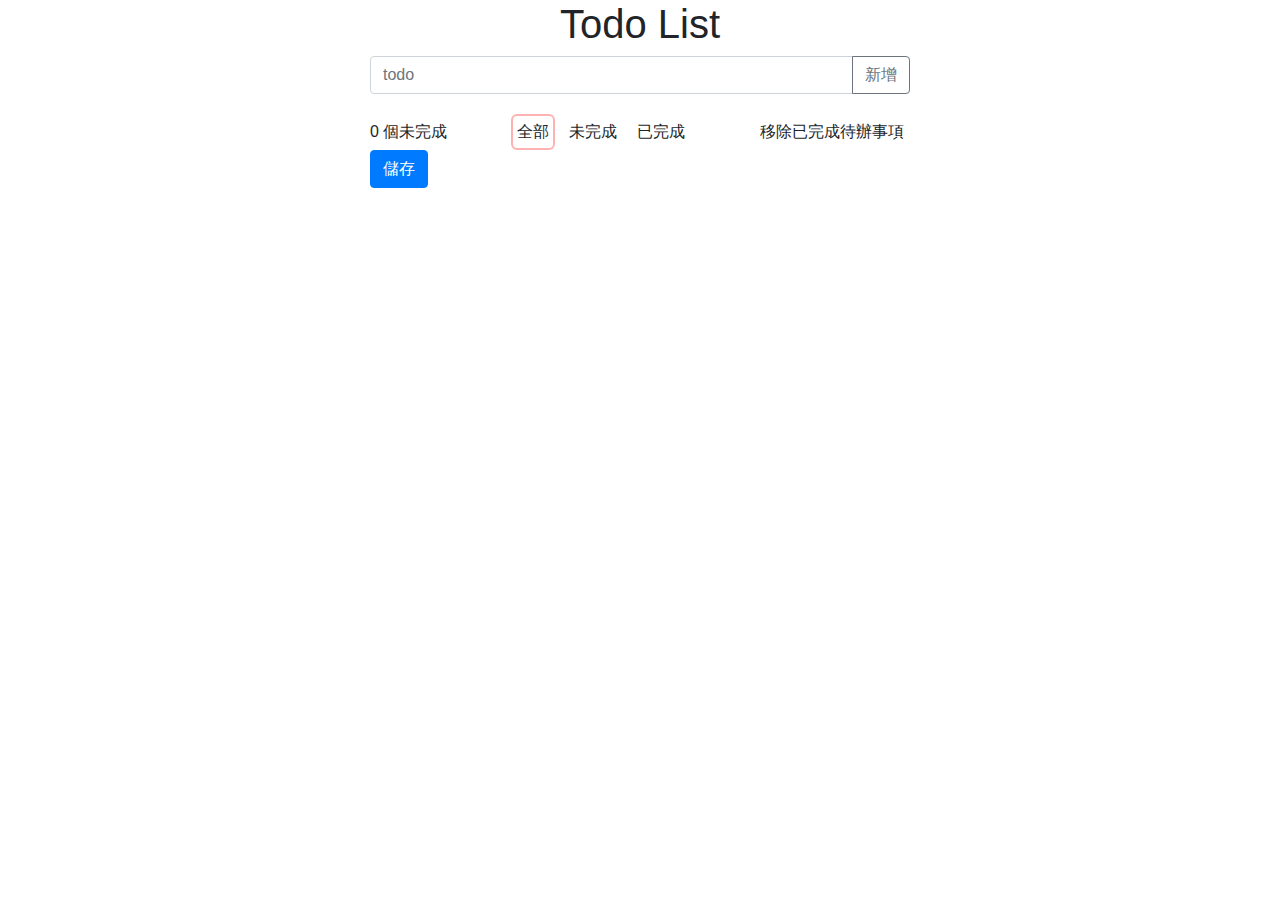
<file: examples/week12/hw2/todo-v1.html>
<!DOCTYPE html>

<html>
<head>
  <meta charset="utf-8">

  <title>Week12 Todo List</title>
  <meta name="viewport" content="width=device-width, initial-scale=1">
  <script src="https://code.jquery.com/jquery-3.5.1.js"></script>
  <link rel="stylesheet" href="https://stackpath.bootstrapcdn.com/bootstrap/4.5.2/css/bootstrap.min.css" integrity="sha384-JcKb8q3iqJ61gNV9KGb8thSsNjpSL0n8PARn9HuZOnIxN0hoP+VmmDGMN5t9UJ0Z" crossorigin="anonymous">
  <style>
    .btn-delete {
      opacity: 0;
    }
    .todo:hover .btn-delete {
      opacity: 1;
    }

    input[type=checkbox]:checked ~ label {
      text-decoration: line-through;
      color: rgba(0,0,0,0.3);
    }

    .todo__content-wrapper {
      flex: 1;
    }

    .todo__content {
      display: block;
    }

    .options div, .clear-all {
      cursor: pointer;
      border-radius: 6px;
      padding: 4px;
      border: 2px solid transparent;
    }

    .options div.active {
      border-color: rgba(255, 0, 0, 0.3);
    }

    .options div:hover {
      border-color: rgba(255, 0, 0, 0.5);
    }

    .todo {
      display: flex;
    }

  </style>
</head>

<body>
  <div class="container">
    <div class="row justify-content-center">
      <div class="col-lg-6">
        <h1 class="text-center">Todo List</h1>
        <div class="input-group mb-3">
          <input type="text" class="input-todo form-control" placeholder="todo">
          <div class="input-group-append">
            <button class="btn btn-add btn-outline-secondary" type="button">新增</button>
          </div>
        </div>
        <div class="todos list-group ">
          
        </div>
        <div class="info mt-1 d-flex justify-content-between align-items-center">
          <div><span class="uncomplete-count">0</span> 個未完成</div>
          <div class="options d-flex">
            <div class="active" data-filter="all">全部</div>
            <div class="ml-2" data-filter="uncomplete">未完成</div>
            <div class="ml-2" data-filter="done">已完成</div>
          </div>
          <div class="clear-all">
            移除已完成待辦事項
          </div>
        </div>
        <button type="button" class="btn btn-save btn-primary">儲存</button>

      </div>
    </div>
  </div>
  <script>
    let id = 1;
    let todoCount = 0
    let uncompleteTodoCount = 0

    const template = `<div class="todo list-group-item list-group-item-action justify-content-between align-items-center">
            <div class="todo__content-wrapper custom-control custom-checkbox">
              <input type="checkbox" class="check-todo custom-control-input" id="todo-{id}">
              <label class="todo__content custom-control-label" for="todo-{id}">{content}</label>
            </div>
            <button type="button" class="btn-delete btn btn-danger">刪除</button>
          </div>`

    $('.btn-add').click(() => {
      addTodo()
    })

    $('.input-todo').keydown(e => {
      if (e.key === 'Enter') {
        addTodo()
      }
    })

    $('.todos').on('click', '.btn-delete', (e) => {
      $(e.target).parent().remove();
      todoCount--
      const isChecked = $(e.target).parent().find('.check-todo').is(':checked')
      if (!isChecked) {
        uncompleteTodoCount--
      }
      updateCounter()
    })

    $('.todos').on('change', '.check-todo', (e) => {
      const target = $(e.target)
      const isChecked= target.is(":checked")
      if (isChecked) {
        target.parents('.todo').addClass('checked')
        uncompleteTodoCount--
      } else {
        uncompleteTodoCount++
        target.parents('.todo').removeClass('checked')
      }

      updateCounter()
    })

    $('.clear-all').click(() => {
      todoCount -= $('.todo.checked').length
      $('.todo.checked').remove()
    })

    $('.options').on('click', 'div', e => {
      const target = $(e.target)
      const filter = target.attr('data-filter')
      $('.options div.active').removeClass('active')
      target.addClass('active')
      if (filter === 'all') {
        $('.todo').show()
      } else if (filter === 'uncomplete') {
        $('.todo').show()
        $('.todo.checked').hide()
      } else { // done
        $('.todo').hide()
        $('.todo.checked').show()
      }
    })

    function updateCounter() {
      $('.uncomplete-count').text(uncompleteTodoCount)
    }


    function addTodo() {
      const value = $('.input-todo').val()
      if (!value) return
      $('.todos').append(
        template
          .replace('{content}', escapeHtml(value))
          .replace(/{id}/g, id)
      )
      id += 1
      todoCount++
      uncompleteTodoCount++
      updateCounter()
      $('.input-todo').val('')
    }

    function escapeHtml(unsafe) {
      return unsafe
           .replace(/&/g, "&amp;")
           .replace(/</g, "&lt;")
           .replace(/>/g, "&gt;")
           .replace(/"/g, "&quot;")
           .replace(/'/g, "&#039;");
    }

  </script>
</body>
</html>
</file>
<file: homeworks/week6/hw1/style.css>
html {
    font-family: 微軟正黑體;
}

.navbar {
    box-shadow: -1.4px -1.4px 6px 0px #97a2a0;
    margin    : 0;
}

.navbar .wrapper {
    display        : flex;
    justify-content: space-between;
    align-items    : center;
    height         : 84px;
    background     : white;
    padding        : 0px 20px;
}

.site-name {
    color    : #489846;
    font-size: 36px;
}

.navbar_list {
    list-style: none;
    margin    : 0;
    padding   : 0;
    display   : flex;
    font-size : 18px;
}

.navbar_list li {
    margin-left  : 12px;
    border-radius: 8px;
    transition   : background 0.2s ease-in-out;
}

.navbar_list li.active,
.navbar_list li:hover {
    background: #ff7286;
}

.navbar_list li.active a,
.navbar_list li:hover a {
    color: white;
}

.navbar_list li a {
    display        : block;
    text-decoration: none;
    color          : black;
    padding        : 12px 24px;
}

.wrapper {
    max-width: 1280px;
    margin   : 0 auto;
    padding  : 0px 12px;
}

.banner {
    position  : relative;
    height    : 350px;
    background: url(bg.png) center/cover no-repeat;
}

.banner::after {
    content   : '';
    position  : absolute;
    background: rgba(0, 0, 0, 0.4);
    top       : 0;
    left      : 0;
    right     : 0;
    bottom    : 0;
}

.banner h1 {
    display    : inline-block;
    position   : relative;
    color      : white;
    margin     : 0;
    z-index    : 2;
    top        : 50%;
    left       : 50%;
    transform  : translate(-50%, -50%);
    font-size  : 60px;
    font-weight: bold;
    font-family: MicrosoftJhengHei;
}

h2 {
    margin: 0;
}

.section {
    text-align: center;
    margin-top: 80px;
}

.section_title {
    display      : inline-block;
    font         : 36px;
    border-left  : solid 15px #a3dea2;
    padding-left : 16px;
    margin-bottom: 36px;
}

.section_desc {
    font-size  : 16px;
    line-height: 2 em;
    margin     : 0px 0px 84px 0px;
}

.section_desc div+div {
    margin-top: 10px;
}

.button {
    padding      : 60px 80px;
    font-size    : 36px;
    color        : #3e613d;
    display      : inline-block;
    border-radius: 10px;
    cursor       : pointer;
    transition   : transform 0.1s;
}

.button:hover {
    transform: scale(1.03);
}

.btn-order {
    background: #a8e8e1;
}

.btn-query {
    margin-left: 23px;
    background : #f9f9b5;
}

.section_images {
    display: flex;
}

.section_images div {
    width: 25%;
}

.section_images img {
    width: 100%;
}

.comment {
    display        : flex;
    justify-content: space-between;
    padding        : 0 96px;
    margin-top     : 45px;
}

.comment_block {
    border-radius: 5px;
    width        : 30%;
    height       : 205px;
    border       : 2px solid #c7e5ec;
    box-shadow   : -1.4px -1.4px 4px 0px #d8eaef;
    padding      : 20px;
    position     : relative;
}

.comment_block+.comment_block {
    margin-left: 10px;
}

.comment_author {
    display  : inline-block;
    position : absolute;
    top      : 18px;
    left     : 50%;
    transform: translate(-50%, -50%);
}

.comment_author p {
    margin-top : 4px;
    line-height: 18px;
}

.comment_content {
    position   : relative;
    top        : 40%;
    line-height: 1.5em;
}

footer {
    margin-top: 48px;
}

.footer_bottom {
    background: #35564b;
    padding   : 12px;
    text-align: center;
    color     : white;
    font-size : 16px;
    padding   : 12px;
}

.footer_top {
    background: #e8efee;
    padding   : 32px;
    color     : #484848;
}

.footer_top .wrapper {
    display        : flex;
    justify-content: space-between;
}

.footer_info {
    margin-right: 16px;
}

.footer_info div+div {
    margin-top: 10px;
}

@media(max-width: 1080px) {

    .comment {
        flex-direction: column;
        align-items   : center;
        padding       : 0 5%;
    }

    .comment_block {
        width         : 90%;
        height        : 220px;
        padding-bottom: 0;
    }

    .comment_block+.comment_block {
        margin-left: 0;
        margin-top : 82px;
    }

    .comment_content {
        position      : relative;
        top           : 26%;
    }

}

@media(max-width: 768px) {
    .navbar .wrapper {
        height         : 120px;
        flex-direction : column;
        justify-content: space-between;
        padding        : 0px;
    }

    .navbar_site-name {
        margin-top: 10px;
    }

    .navbar_list {
        display: flex;
        width  : 100%;
    }

    .navbar_list li {
        flex         : 1;
        margin-left  : 0;
        border-radius: 0;
        text-align   : center;
    }

    .btn-query {
        margin-left: 0;
        margin-top : 16px;
    }

    .section_images {
        flex-direction: column;
        align-items   : center;
    }

    .section_images div {
        width: 80%;
    }

    .footer_top .wrapper {
        flex-direction: column-reverse;
    }

    .footer_info {
        margin-right: 0;
        margin-top  : 16px;
    }



}
</file>
<file: homeworks/week6/hw2/style2.css>
html {
    font-family: MicrosoftJhengHei;
}

body {
    background-color: rgba(0, 0, 0, 0.1);
    ;
}

footer {
    display         : flex;
    background-color: #000000;
    color           : #999999;
    height          : 60px;
    justify-content : center;
    align-items     : center;
    font-size       : 13px;
}

.wrapper {
    box-shadow      : 1.8px 2.4px 5px 0px rgba(0, 0, 0, 0.3);
    padding         : 54px 0 54px 40px;
    max-width       : 645px;
    height          : 1085px;
    background-color: white;
    margin          : 121px auto;
    border-top      : solid 8px #fad312;

}

.form_title {
    margin     : 0;
    font-weight: bold;
    font-size  : 36px;
}

.information {
    font-size : 14px;
    text-align: left;
}

.form_title+.information {
    margin-top: 30px;
}

.information+.information {
    margin-top: 11px;
}

#required {
    text-align   : left;
    font-size    : 16px;
    color        : #e74149;
    margin-top   : 22px;
    margin-bottom: 55px;
}

.input-block__title {
    margin-bottom: 25px;
    font-size    : 20px;
    font-weight  : bold;
}

.input-block {
    margin-bottom: 42px;
}

.star:after {
    content    : '*';
    color      : #e74149;
    font-size  : 20px;
    margin-left: 10px;

}

.submit {
    font-size       : 15px;
    width           : 92px;
    height          : 40px;
    border-radius   : 3px;
    background-color: #fad312;
    display         : flex;
    justify-content : center;
    align-items     : center;
    font-weight     : bold;
}

.submit+p {
    font-size: 14px;
}

.input-block input[type=text] {
    border   : solid 1px #d0d0d0;
    font-size: 16px;
    padding  : 8px;
}

.input-block label {
    display   : block;
    margin-top: 12px;
}
</file>
<file: homeworks/week7/hw1/style2.css>
html {
    font-family: MicrosoftJhengHei;
}

body {
    background-color: rgba(0, 0, 0, 0.1);
    ;
}

footer {
    display         : flex;
    background-color: #000000;
    color           : #999999;
    height          : 60px;
    justify-content : center;
    align-items     : center;
    font-size       : 13px;
}

.wrapper {
    box-shadow      : 1.8px 2.4px 5px 0px rgba(0, 0, 0, 0.3);
    padding         : 54px 0 80px 40px;
    max-width       : 645px;
    height          : 1085px;
    background-color: white;
    margin          : 121px auto;
    border-top      : solid 8px #fad312;

}

.form_title {
    margin     : 0;
    font-weight: bold;
    font-size  : 36px;
}

.information {
    font-size : 14px;
    text-align: left;
}

.form_title+.information {
    margin-top: 30px;
}

.information+.information {
    margin-top: 11px;
}

#require {
    text-align   : left;
    font-size    : 16px;
    color        : #e74149;
    margin-top   : 22px;
    margin-bottom: 55px;
}

.input-block_title {
    margin-bottom: 12px;
    font-size    : 20px;
    font-weight  : bold;
}

.input-block {
    margin-bottom: 58px;
}

.input-block-radio {
    margin-bottom: 58px;
}

.input-block-radio label {
    display   : block;
    margin-top: 12px;
}

.input-ok {
    visibility: hidden;
    margin    : 5px;
    position  : absolute;
}

.input-err {
    color     : #e74149;
    visibility: visible;
    margin    : 5px;
    position  : absolute;
}

.star:after {
    content    : '*';
    color      : #e74149;
    font-size  : 20px;
    margin-left: 10px;

}

.submit {
    font-size       : 15px;
    width           : 92px;
    height          : 40px;
    border-radius   : 3px;
    background-color: #fad312;
    display         : flex;
    justify-content : center;
    align-items     : center;
    font-weight     : bold;
    border-style    : none;
}

.submit:active {
    transform: scale(1.03);
}

.submit+p {
    font-size: 14px;
}

.customer_profile input[type=text] {
    border      : solid 1px #d0d0d0;
    font-size   : 16px;
    padding     : 8px;
    margin-right: 15px;
}

.attention {
    color: red;
}

@media(max-width: 450px) {
    .wrapper {
        margin: 0 auto;
    }

    .form_title {
        font-size: 32px;
    }
}

@media(max-width: 320px) {
    .form_title {
        font-size: 28px;
    }
}
</file>
<file: homeworks/week7/hw2/style.css>
html {
    font-family    : 微軟正黑體;
}

.navbar {
    box-shadow: -1.4px -1.4px 6px 0px #97a2a0;
    margin    : 0;
}

.navbar .wrapper {
    display        : flex;
    justify-content: space-between;
    align-items    : center;
    height         : 84px;
    background     : white;
    padding        : 0px 20px;

}

.site-name {
    color     : #489846;
    font-size : 36px;
    margin-top: 5px;
}

.navbar_list {
    list-style: none;
    margin    : 0;
    padding   : 0;
    display   : flex;
    font-size : 18px;
}

.navbar_list li {
    margin-left  : 12px;
    border-radius: 8px;
    transition   : background 0.2s ease-in-out;
}

.navbar_list li.active,
.navbar_list li:hover {
    background: #ff7286;
}

.navbar_list li.active a,
.navbar_list li:hover a {
    color: white;
}

.navbar_list li a {
    display        : block;
    text-decoration: none;
    color          : black;
    padding        : 12px 24px;
}

.wrapper {
    max-width: 1280px;
    margin   : 0 auto;
    padding  : 0px 12px;
}

.section {

    display       : flex;
    flex-direction: column;
    align-items   : center;

}

.section_title {
    font-size    : 36px;
    border-left  : solid 15px #a3dea2;
    padding-left : 16px;
    margin-bottom: 36px;
    margin-top   : 75px;
}

.faq {
    margin: 15px;
    width : 70%;
}

.faq-item_number {
    font-size   : 24px;
    color       : #70b282;
    margin-right: 16px;
}

.desc {
    margin-bottom: 20px;
}

.question {
    display       : flex;
    flex-direction: row;
    align-items   : center;
    border-bottom : solid 1px #a6e2c0;
}

.question h3 {
    font-size     : 18px;
    letter-spacing: 0.16px;
}

.text {
    display: none;
}

.answer {
    margin: 20px;
    color : rgb(104, 80, 64);
}

footer {
    margin-top: 48px;
}

.footer_bottom {
    background: #35564b;
    padding   : 12px;
    text-align: center;
    color     : white;
    font-size : 16px;
    padding   : 12px;
}

.footer_top {
    background: #e8efee;
    padding   : 32px;
    color     : #484848;
}

.footer_top .wrapper {
    display        : flex;
    justify-content: space-between;
}

.footer_info {
    margin-right: 16px;
}

.footer_info div+div {
    margin-top: 10px;
}

@media(max-width: 768px) {
    .navbar .wrapper {
        height         : 120px;
        flex-direction : column;
        justify-content: space-between;
        padding        : 0px;
    }

    .navbar_site-name {
        margin-top: 15px;
    }

    .navbar_list {
        display        : flex;
        justify-content: center;
        width          : 100%;
        font-size      : 16px;
    }

    .faq {
        width : 90%;
        margin: 0;
    }

    .section_title {
        font-size    : 30px;
        border-left  : solid 15px #a3dea2;
        padding-left : 16px;
        margin-bottom: 16px;
        margin-top   : 20px;
    }

    .footer_top .wrapper {
        flex-direction: column-reverse;
    }

    .footer_info {
        margin-right: 0;
        margin-top  : 16px;
    }
}

@media(max-width: 538px) {
    .navbar_list li {
        margin-left  : 0;
        border-radius: 0;
        text-align   : center;
    }

    .navbar_list {
        display        : flex;
        justify-content: center;
        width          : 100%;
    }

    .navbar_list li a {
        padding: 12px 33px;
    }
}


@media(max-width: 375px) {

    .navbar_list li a {
        padding: 12px 23px;
    }

}
</file>
<file: homeworks/week7/hw3/style.css>
html {
    font-family: 微軟正黑體;
}

body {
    background: rgba(209, 203, 233, 0.3);
}

.wrapper {
    max-width    : 650px;
    background   : #ECF5FF;
    border-radius: 8px;
    box-shadow   : -1.4px -1.4px 6px 0px #D8D8EB;
    height       : 736px;
    margin       : 30px auto;
    padding      : 32px;
}

.title_name {
    color: #5A5AAD;
}

.input-todo {
    width     : 99%;
    font-size : 20px;
    border    : none;
    background: rgba(190, 210, 241, 0.2);
}

.input-block {
    border-bottom: solid 3px #39006f83;
    margin       : 5px 0;
}

.btn-new {
    color        : white;
    padding      : 5px;
    border-radius: 3px;
    background   : #84C1FF;
    border       : none;
    box-shadow   : 2px 2px 2px 1px rgba(0, 0, 0, 0.1);
    margin-bottom: 20px;
}

.btn-delete {
    color        : white;
    padding      : 5px;
    border-radius: 3px;
    background   : hsl(342, 69%, 76%);
    border       : none;
    box-shadow   : 2px 2px 2px 1px rgba(0, 0, 0, 0.1);
}

.todo {
    position       : relative;
    margin         : 0 auto;
    max-width      : 400px;
    display        : flex;
    align-items    : center;
    margin-top     : 12px;
    padding        : 4px;
    flex-direction : row;
    justify-content: space-between;
    border-bottom  : solid 1px #1d60b8a2;
}

.todo:hover {
    background: rgba(133, 216, 255, 0.2);
}

.todo_title {
    word-break : break-all;
    word-wrap  : break-word;
    white-space: pre-line;
}

.todo_block {
    display    : flex;
    align-items: center;
}

.todo_check {
    margin-right: 8px;
}

.done .todo_title {
    text-decoration: line-through;
}

@media(max-width:830px) {
    .wrapper {
        margin       : 24px;
        border-radius: 0;
    }
}

@media(max-width:450px) {
    .wrapper {
        margin: 0;
    }
}
</file>
<file: homeworks/week8/hw1/style.css>
html {
    font-family: 微軟正黑體;
}

body {
    display       : flex;
    flex-direction: column;
}

.navbar {
    box-shadow: -1.4px -1.4px 6px 0px #97a2a0;
    margin    : 0;
}

.navbar .wrapper {
    display        : flex;
    justify-content: space-between;
    align-items    : center;
    height         : 84px;
    background     : white;
    padding        : 0px 20px;

}

.site-name {
    color     : #489846;
    font-size : 36px;
    margin-top: 5px;
}

.navbar_list {
    list-style: none;
    margin    : 0;
    padding   : 0;
    display   : flex;
    font-size : 18px;
}

.navbar_list li {
    margin-left  : 12px;
    border-radius: 8px;
    transition   : background 0.2s ease-in-out;
}

.navbar_list li.active,
.navbar_list li:hover {
    background: #ff7286;
}

.navbar_list li.active a,
.navbar_list li:hover a {
    color: white;
}

.navbar_list li a {
    display        : block;
    text-decoration: none;
    color          : black;
    padding        : 12px 24px;
}

.wrapper {
    margin : 0 auto;
    padding: 0px 12px;
}

.section {
    background-size  : cover center;
    background-repeat: no-repeat;
}

.section .bg {
    position       : relative;
    display        : flex;
    justify-content: center;
    align-items    : center;
    background     : url(games-bn.png) center/cover no-repeat;
    max-width      : 100%;
}

.lucky_block {
    max-width    : 500px;
    border-radius: 16px;
    margin-top   : 55px;
    margin-bottom: 152px;
    padding      : 40px 20px 24px 20px;
}

.lucky_bg {
    background: white;
}

.lucky_title {
    font-size : 24px;
    color     : #5ec1b6;
    text-align: center;
}

.lucky_msg {
    margin-top   : 44px;
    margin-bottom: 58px;
}

.activity {
    display       : flex;
    flex-direction: row;
}

.activity_title {
    max-width   : 92px;
    max-height  : 18px;
    font-size   : 18px;
    font-weight : bold;
    color       : #322929;
    margin-right: 5px
}

.activity_desc {
    max-width: 320px;
    font-size: 16px;
    color    : #322929;
}

.lucky_btn {
    width           : 400px;
    max-height      : 55px;
    border-radius   : 8px;
    background-color: #e62a45;
    text-align      : center;
    margin          : 25px auto;
    color           : white;
    line-height     : 55px;
    cursor          : pointer;
    visibility      : visible;
}

.lucky_btn:active {
    transform: scale(1.02);
}

footer {
    margin-top: 48px;
}

.footer_bottom {
    background: #35564b;
    padding   : 12px;
    text-align: center;
    color     : white;
    font-size : 16px;
    padding   : 12px;
}

.footer_top {
    background: #e8efee;
    padding   : 32px;
    color     : #484848;
}

.footer_top .wrapper {
    display        : flex;
    justify-content: space-between;
}

.footer_info {
    margin-right: 16px;
}

.footer_info div+div {
    margin-top: 10px;
}

@media(max-width: 768px) {
    .navbar .wrapper {
        height         : 120px;
        flex-direction : column;
        justify-content: space-between;
        padding        : 0px;
    }

    .navbar_site-name {
        margin-top: 15px;
    }

    .navbar_list {
        display        : flex;
        justify-content: center;
        width          : 100%;
        font-size      : 16px;
    }

    .faq {
        width : 90%;
        margin: 0;
    }

    .section_title {
        font-size    : 30px;
        border-left  : solid 15px #a3dea2;
        padding-left : 16px;
        margin-bottom: 16px;
        margin-top   : 20px;
    }

    .footer_top .wrapper {
        flex-direction: column-reverse;
    }

    .footer_info {
        margin-right: 0;
        margin-top  : 16px;
    }
}

@media(max-width: 538px) {
    .navbar_list li {
        margin-left  : 0;
        border-radius: 0;
        text-align   : center;
    }

    .navbar_list {
        display        : flex;
        justify-content: center;
        width          : 100%;
    }

    .navbar_list li a {
        padding: 12px 33px;
    }
}

@media(max-width: 450px) {
    .activity {
        flex-direction: column;
    }

}


@media(max-width: 375px) {

    .navbar_list li a {
        padding: 12px 23px;
    }

}
</file>
<file: homeworks/week8/hw2/style.css>
.navbar {
    display        : flex;
    justify-content: space-between;
    box-shadow     : -1.4px -1.4px 6px 0px #97a2a0;
    padding        : 10px 20px;
    font-size      : 32px;
}

.navbar_list {
    list-style     : none;
    margin         : 0;
    padding        : 0;
    display        : flex;
    font-size      : 18px;
    justify-content: center;
}

.topGamesOfFive {
    margin-right: 25px;
    padding     : 10px;
}

.topGamesOfFive:hover {
    background   : rgb(184, 169, 199);
    border-radius: 5px;
}

.wrapper {
    display       : flex;
    flex-direction: column;
    align-items   : center;
    background    : -webkit-linear-gradient(90deg, rgb(13, 17, 68), black);
    background    : -o-linear-gradient(90deg, rgb(13, 17, 68), black);
    background    : -moz-linear-gradient(90deg, rgb(13, 17, 68), black);
    background    : linear-gradient(90deg, rgb(13, 17, 68), black);
}

.wrapper h2 {
    color: white;
}

.wrapper h1 {
    color: white;
}

.streams {
    display        : inline-flex;
    flex-wrap      : wrap;
    justify-content: center;
}

.stream_card {
    width      : 360px;
    background : #333;
    color      : white;
    text-align : left;
    cursor     : pointer;
    transition : all 0.2s;
    opacity    : 0.9;
    margin-left: 16px;
    margin-top : 16px;
}

.stream_card>img {
    width: 100%;
}

.stream__data {
    display    : flex;
    align-items: center;
    padding    : 6px;
}

.stream__avatar {
    width        : 64px;
    height       : 64px;
    border-radius: 50%;
    overflow     : hidden;
    margin-right : 12px;
    min-width    : 64px;
}

.stream__avatar>img {
    width : 100%;
    height: 100%;
}

.stream__intro {
    display        : flex;
    flex-direction : column;
    justify-content: space-between;
    overflow       : hidden;
}

.stream__title {
    font-size    : 20px;
    white-space  : nowrap;
    overflow     : hidden;
    text-overflow: ellipsis;
    margin-bottom: 10px;
}

.stream_card:hover {
    transform : scale(1.07);
    filter    : brightness(1.2);
    box-shadow: 5px 5px 20px 5px rgba(0, 0, 0, 0.5);
    opacity   : 1;
}
</file>
<file: examples/week11/hw2/static/style.css>
* {
  box-sizing: border-box;
}

.navbar {
  height: 80px;
}

.navbar__site-name {
  font-size: 28px;
  font-weight: bold;
}

.navbar__site-name a {
  text-decoration: none;
  color: #333333;
}

.navbar__list {
  display: flex;
  flex: 1;
  margin: 0;
  padding: 0;
  list-style: none;
  justify-content: space-between;
}

.navbar__list > div {
  display: flex;
}

.navbar__list li {
  margin-left: 21px;
}

.navbar__list a {
  text-decoration: none;
  color: #787878;
  font-size: 16px;
}

.navbar__wrapper {
  display: flex;
  align-items: center;
  height: 100%;
}

.wrapper {
  max-width: 1280px;
  margin: 0 auto;
  padding: 0px 12px;
}

.banner {
  background-image: linear-gradient(to top, #000000, #434343);
  height: 240px;
  color: #eeeeee;
  display: flex;
  align-items: center;
  justify-content: center;
  flex-direction: column;
}

.banner__wrapper > div {
  margin-top: 26px;
}


.banner h1 {
  font-size: 28px;
  margin: 0;
}

.container-wrapper {
  display: flex;
  justify-content: center;
  padding-bottom: 138px;
  min-height: calc(100vh - 350px);
}

.posts, .container {
  background: white;
  padding: 6px;
  display: inline-flex;
  margin: 0 auto;
  margin-top: -30px;
  flex-direction: column;
}

.post {
  width: 900px;
  padding: 30px;
  border: solid 1px #9a9a9a;
}

.post + .post {
  margin-top: 24px;
}

.post__header {
  font-size: 16px;
  display: flex;
  align-items: center;
  justify-content: space-between;
}

.post__action {
  padding: 3px 12px;
  border: solid 1px #a8a8a8;
  color: #a8a8a8;
  text-decoration: none;
  font-size: 14px;
}

.post__info {
  margin-top: 19px;
  padding: 12px 22px;
  background: #eee;
}

.post__content {
  margin-top: 17px;
  white-space: pre-line;
  line-height: 1.5em;
}

.btn-read-more {
  display: inline-block;
  padding: 12px 16px;
  border: solid 1px #737373;
  color: #737373;
  margin-top: 36px;
  text-decoration: none;
}

.login-wrapper {
  margin: 0 auto;
  border: solid 1px #000000;
  width: 527px;
  display: flex;
  flex-direction: column;
  align-items: center;
  padding: 62px 72px;
  margin-top: -30px;
  background: white;
}

.login-wrapper form {
  width: 100%;
}

.login-wrapper input {
  width: 100%;
}

.input__field {
  margin-top: 16px;
  height: 40px;
}

.login-wrapper input[type=submit] {
  height: 56px;
  background-image: linear-gradient(to top, #000000, #434343);
  color: white;
  margin-top: 73px;
}

.login-wrapper h2 {
  font-size: 32px;
  font-weight: normal;
}

.input__wrapper + .input__wrapper {
  margin-top: 23px;
}

.input__label {
  font-size: 14px;
  margin-left: 21px;
}

.edit-post {
  width: 900px;
  padding: 30px;
  border: solid 1px #9a9a9a;
}

.edit-post__title {
  font-size: 20px;
}

.edit-post__input-wrapper {
  width: 100%;
  margin-top: 28px;
}

.edit-post__input-wrapper input, .edit-post__input-wrapper textarea {
  width: 100%;
  padding: 6px;
}

.edit-post__btn-wrapper {
  text-align: right;
}

.edit-post__btn {
  display: inline-block;
  padding: 10px 39px;
  border: solid 1px #737373;
  color: #737373;
  cursor: pointer;
  margin-top: 25px;
}

.admin-post {
  padding: 24px 0px;
  display: flex;
  justify-content: space-between;
  align-items: center;
  border-bottom: 1px solid #9a9a9a;
  font-size: 14px;
  width: 920px;
}

.admin-post__title {
  font-size: 16px;
  margin-left: 16px;
}

.admin-post__info {
  display: flex;
  align-items: center;
  margin-left: 12px;
}

.admin-post__created-at {
  color: #8f8f8f;
}

.admin-post__btn {
  padding: 4px 8px;
  border: 1px solid #a8a8a8;
  color: #a8a8a8;
  cursor: pointer;
  margin-left: 8px;
  text-decoration: none;
}

.admin-post__btn:last-child {
  margin-right: 16px;
}

footer {
  padding: 10px 0px;
  background-color: #323232;
  font-size: 14px;
  color: white;
  text-align: center;
}
</file>
